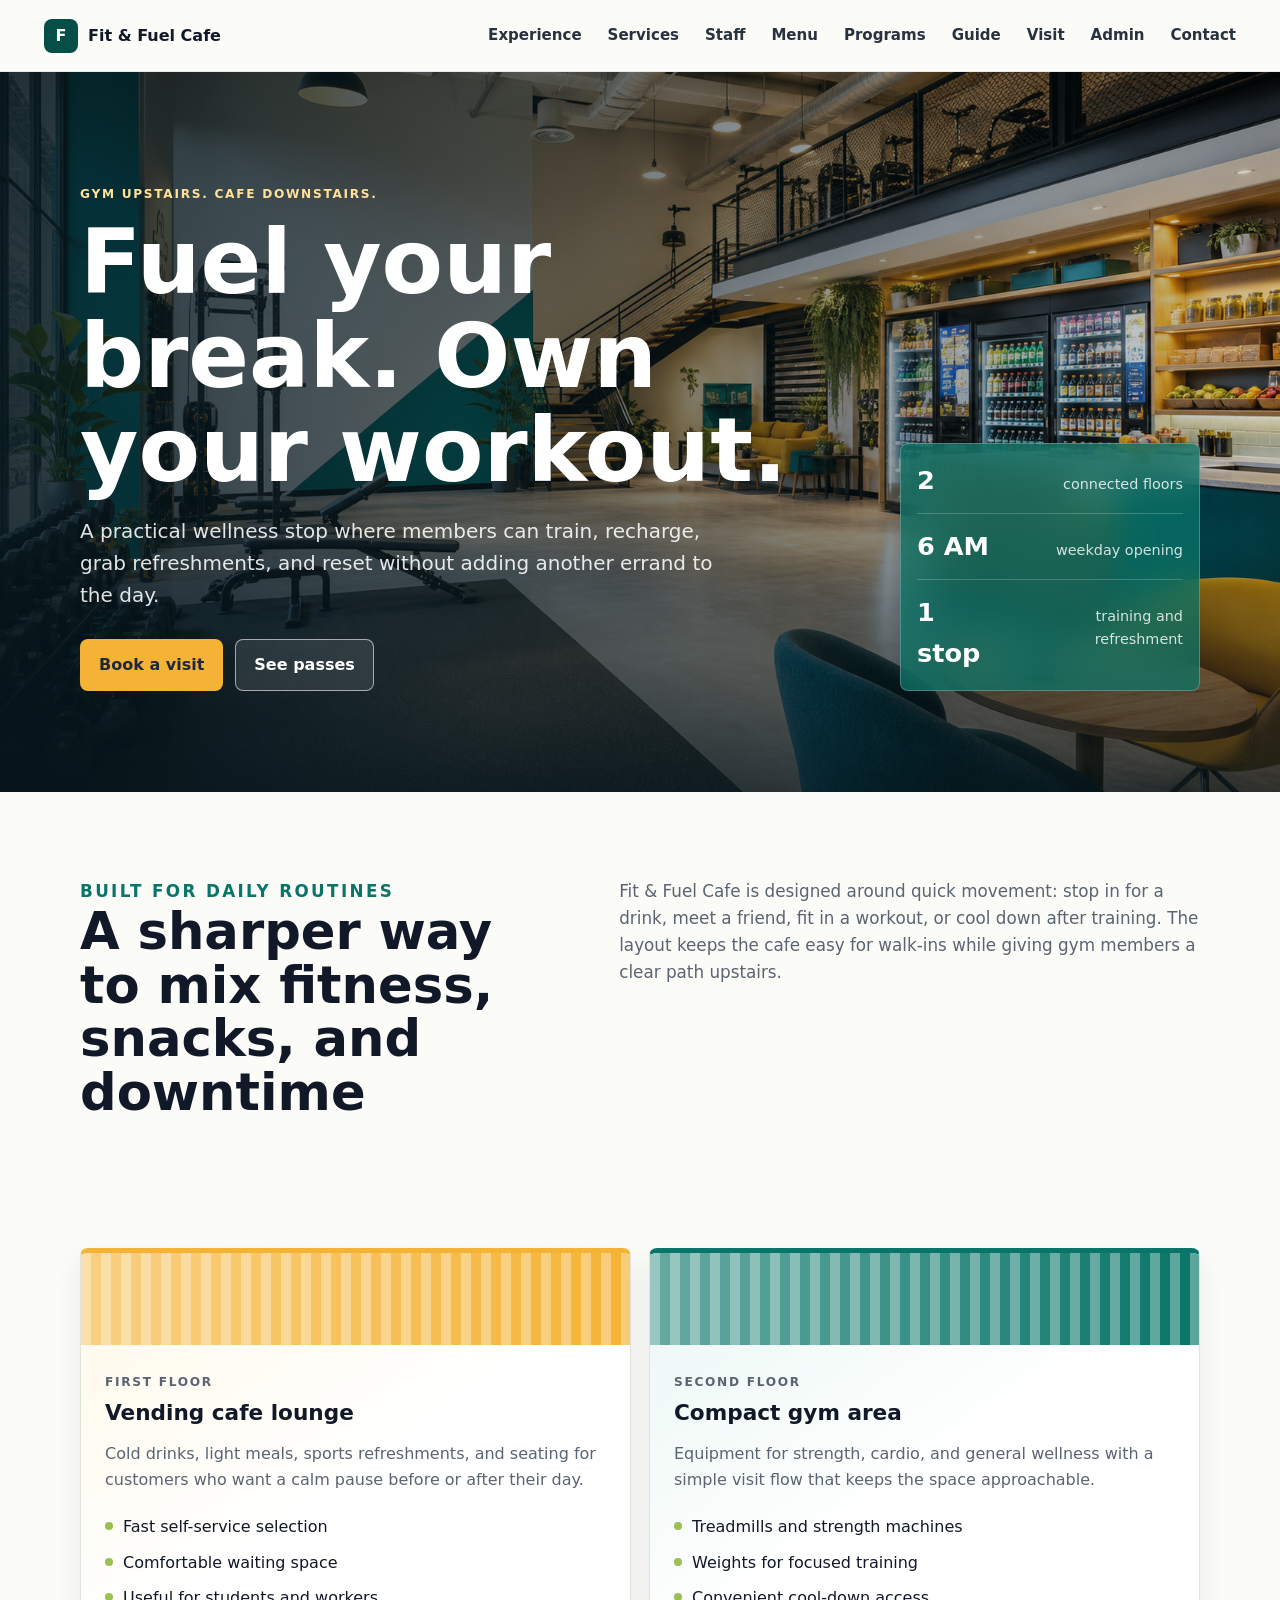
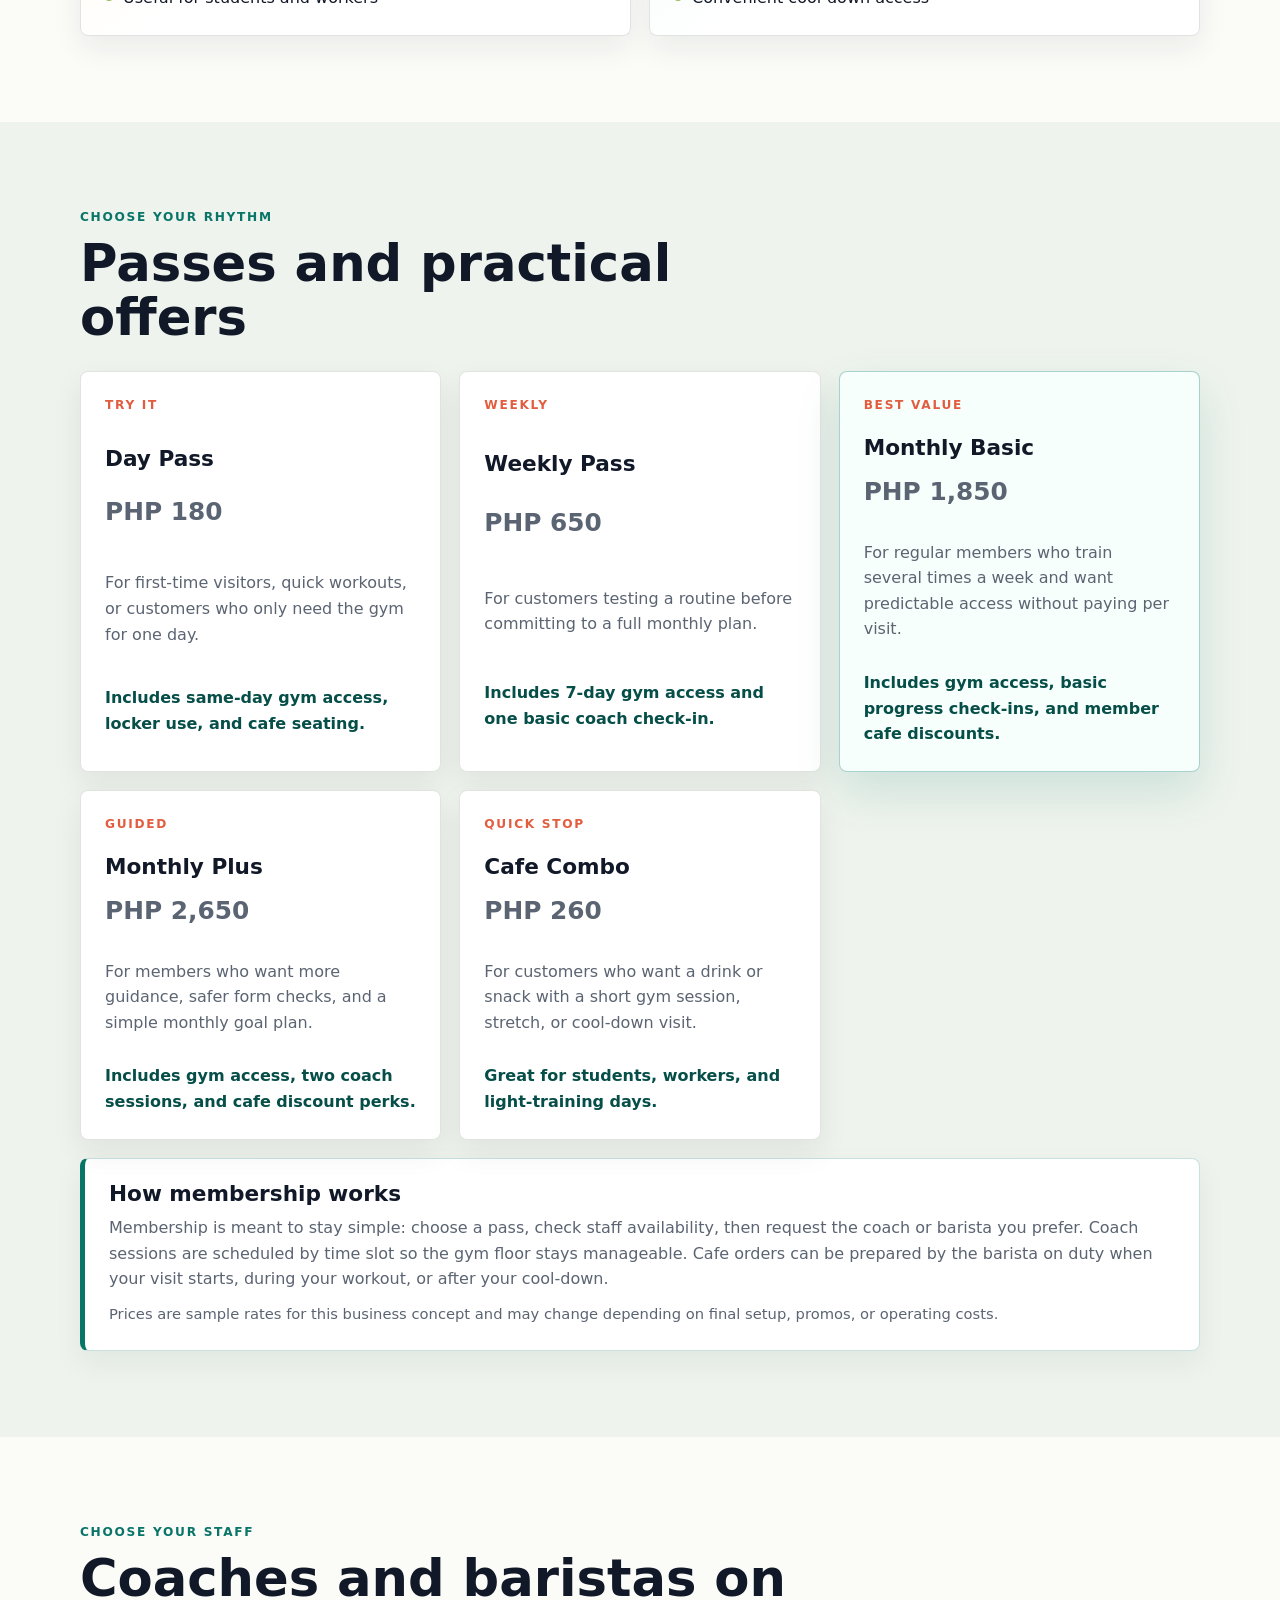
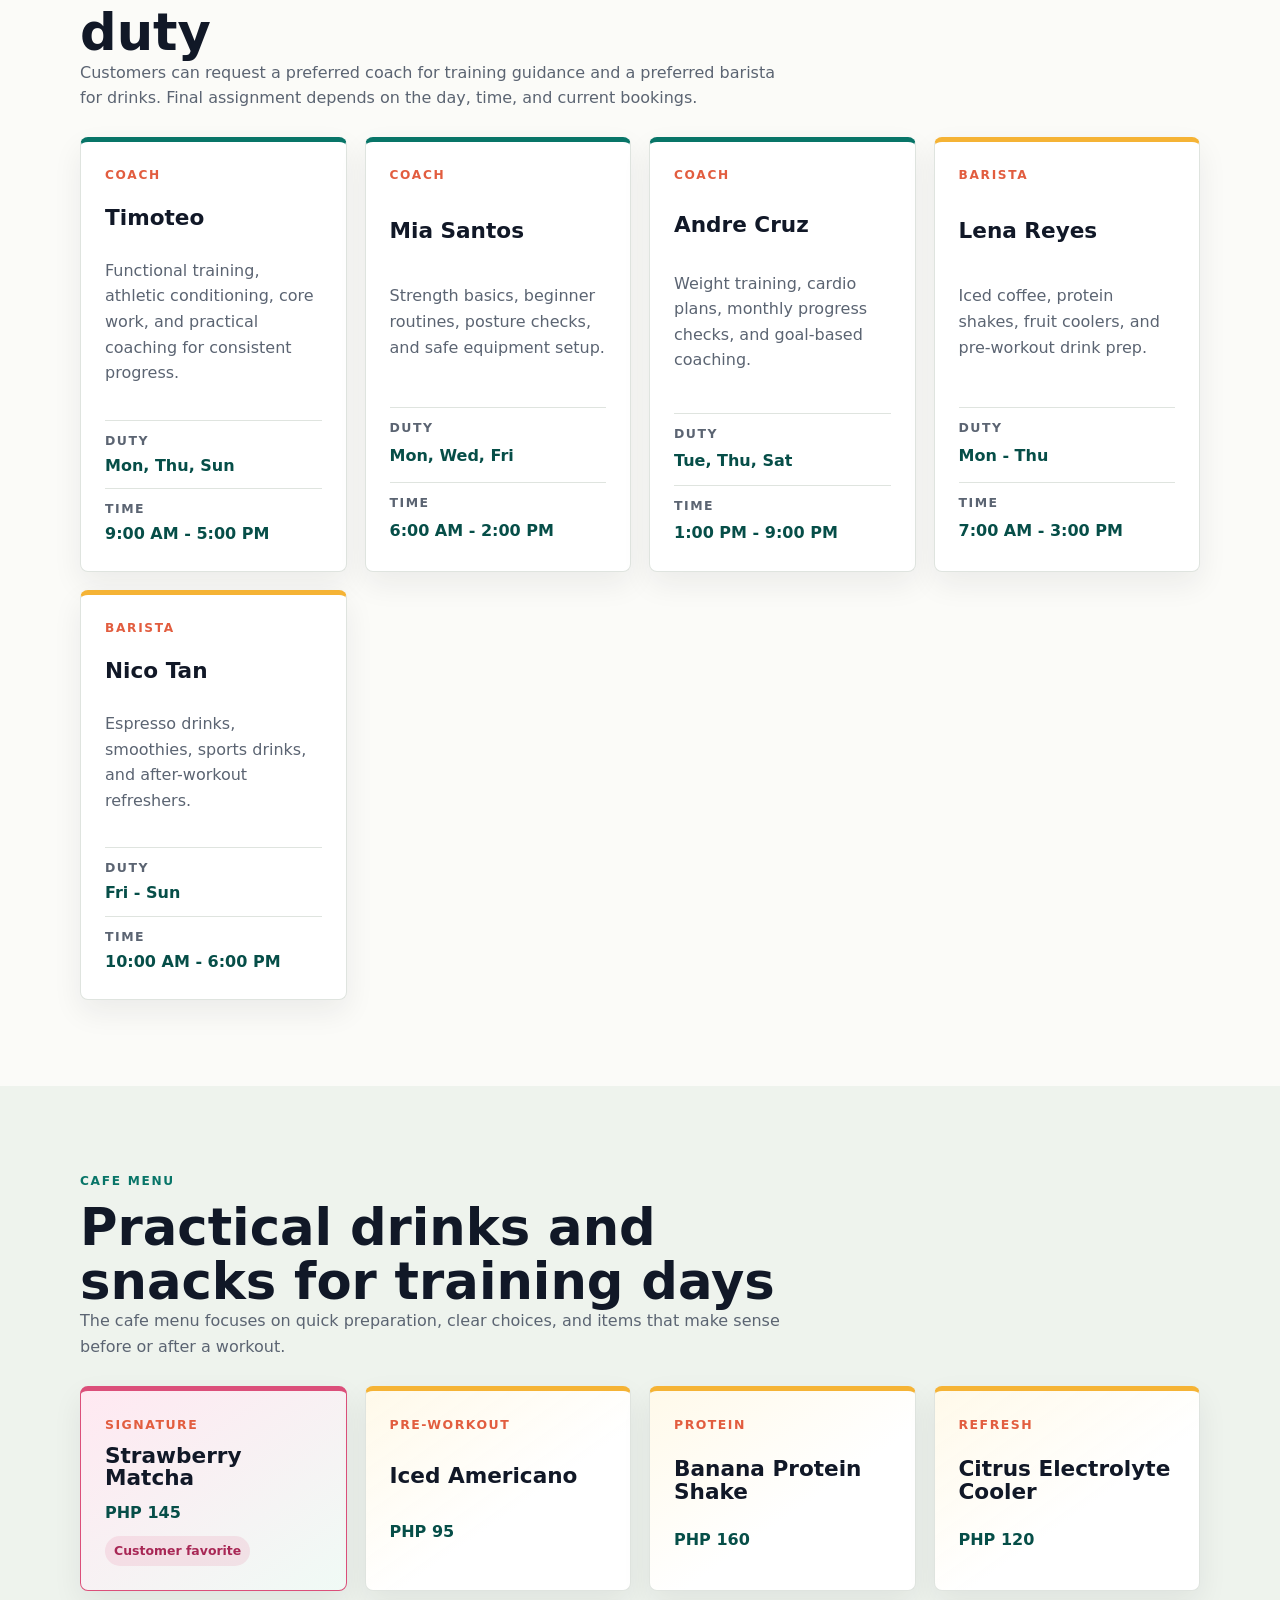
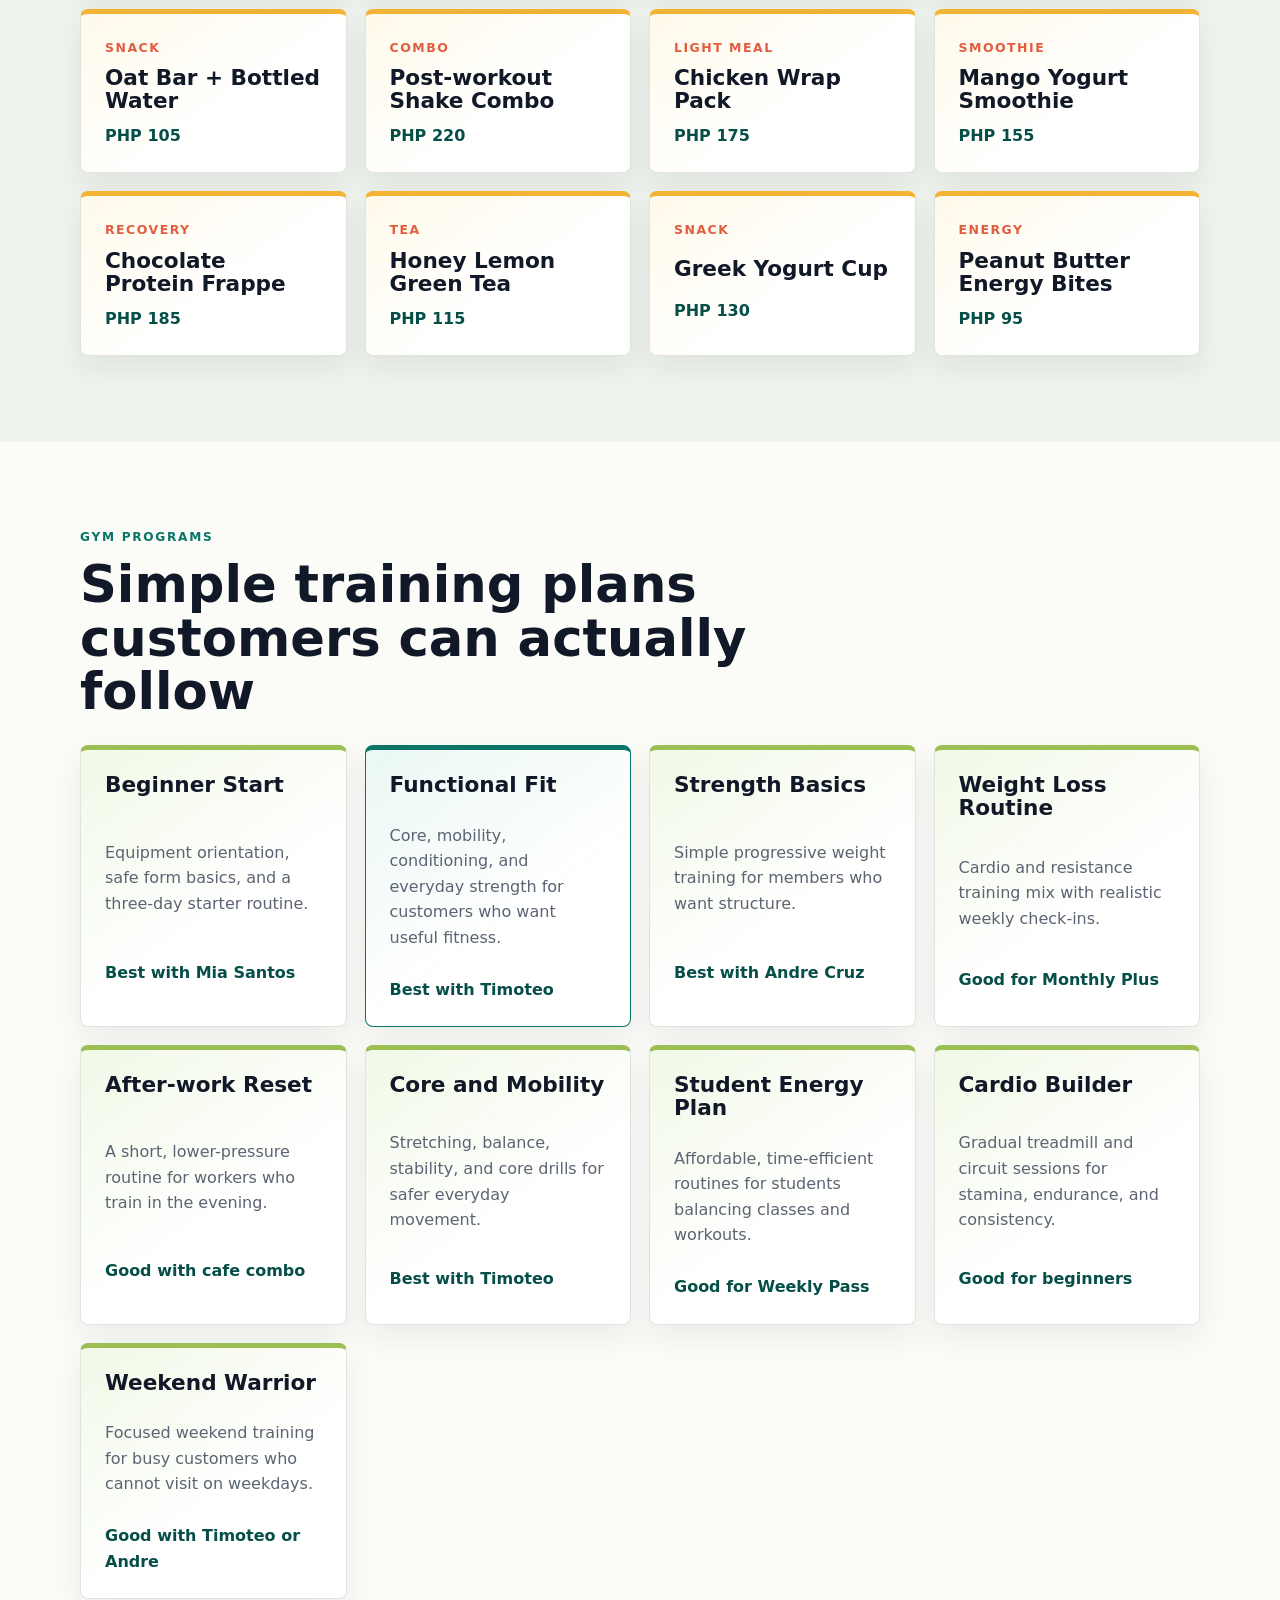
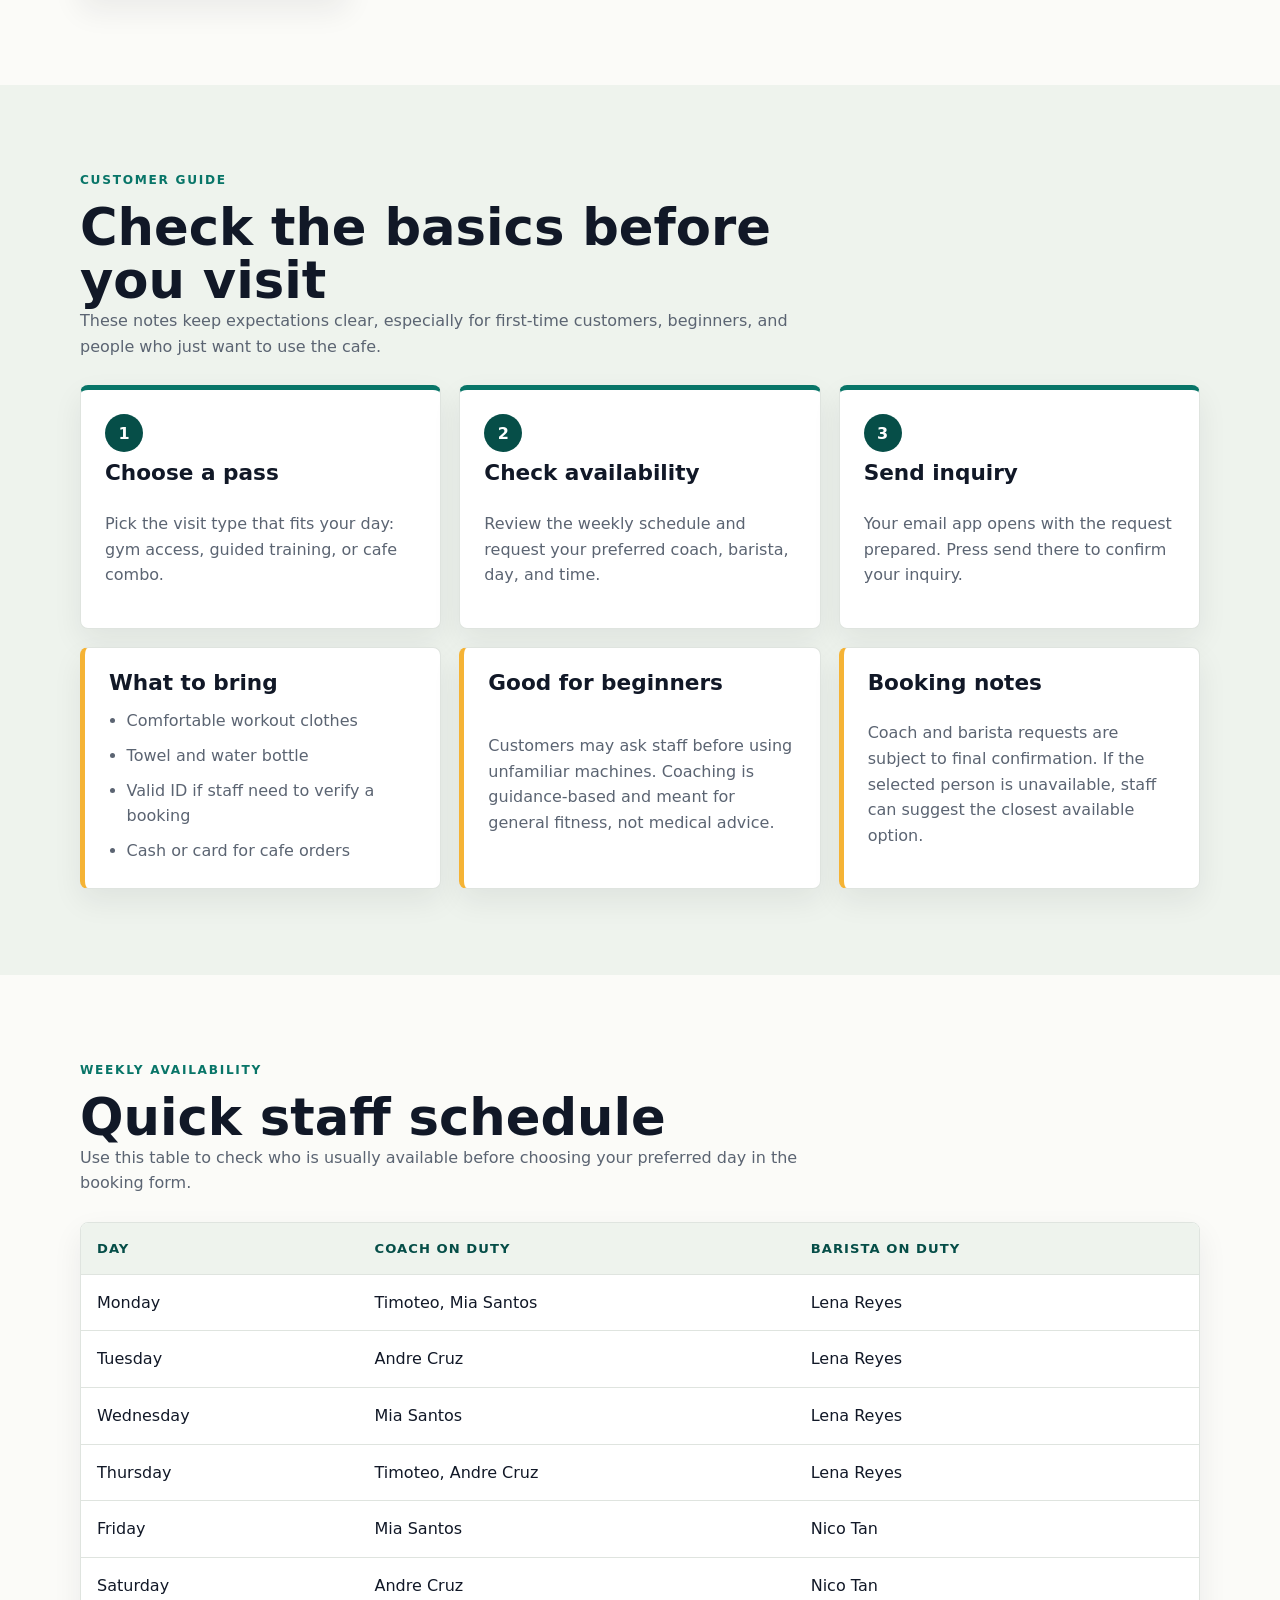
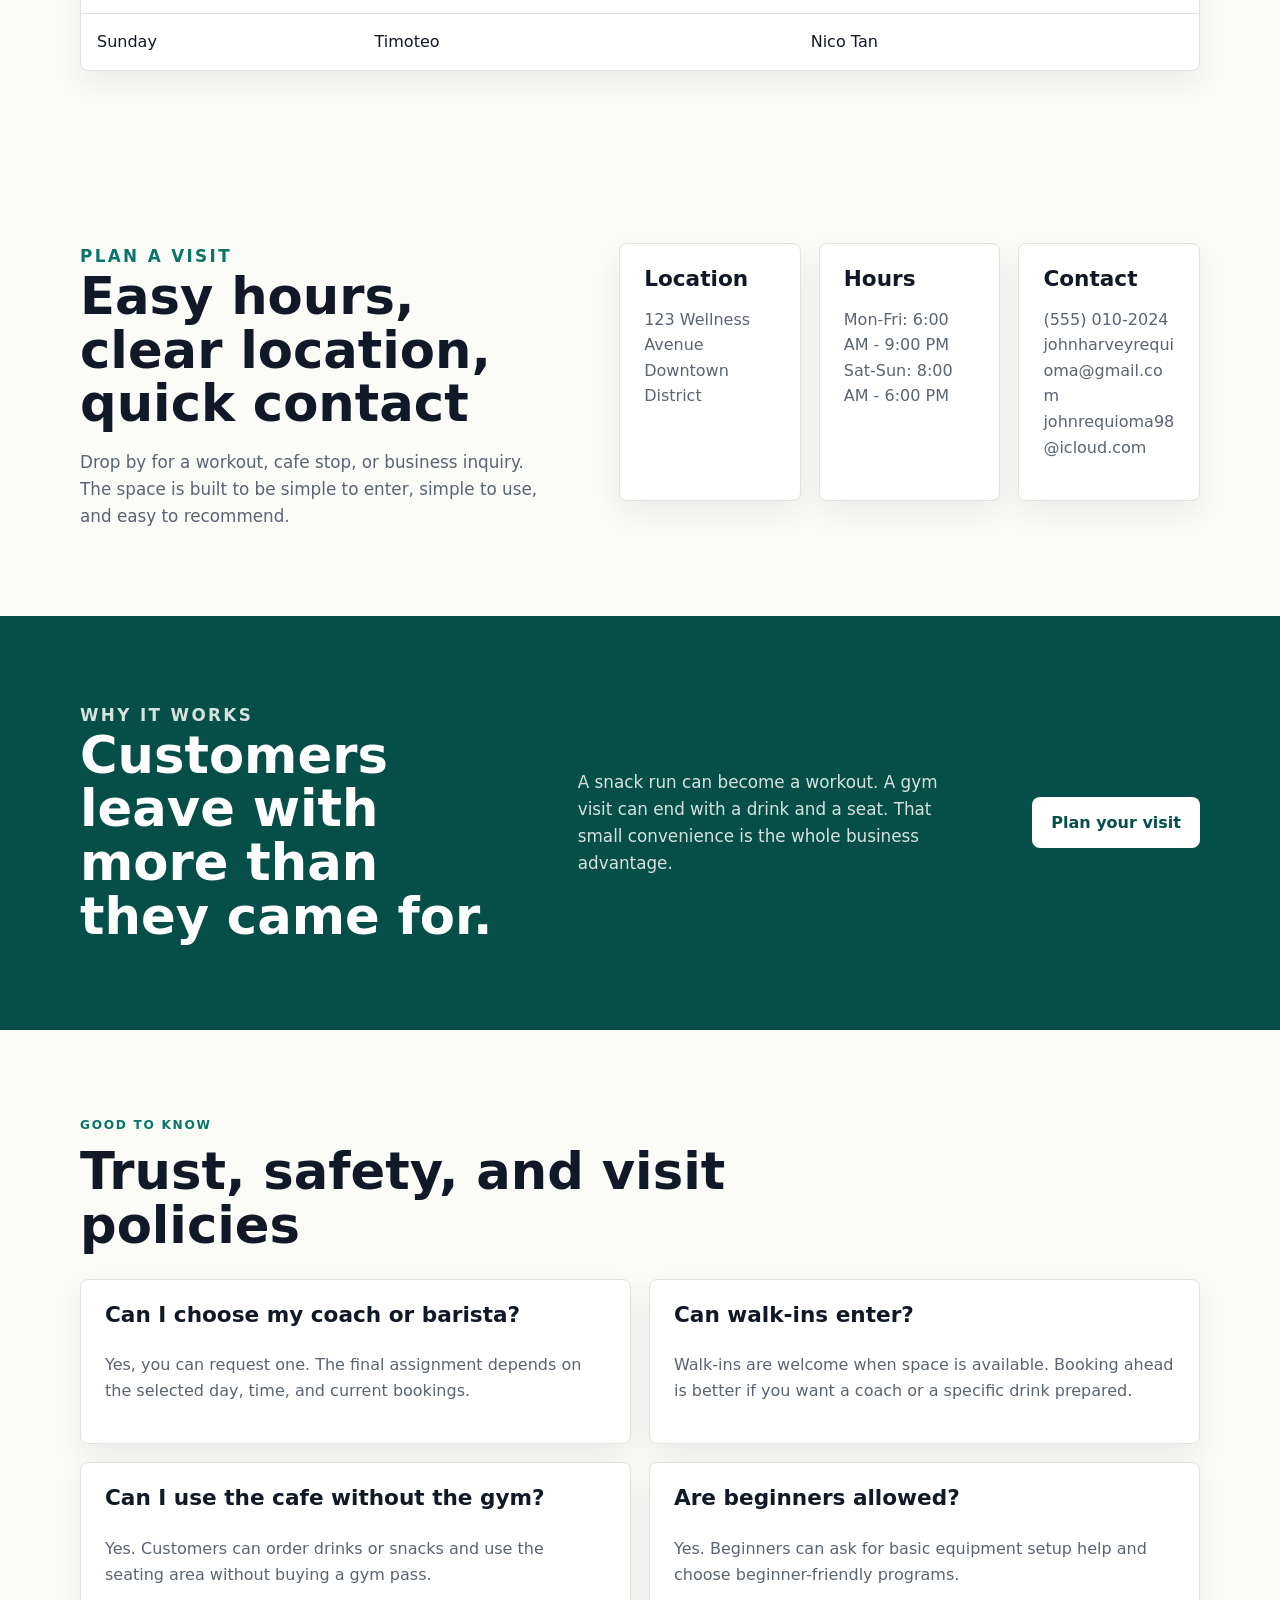
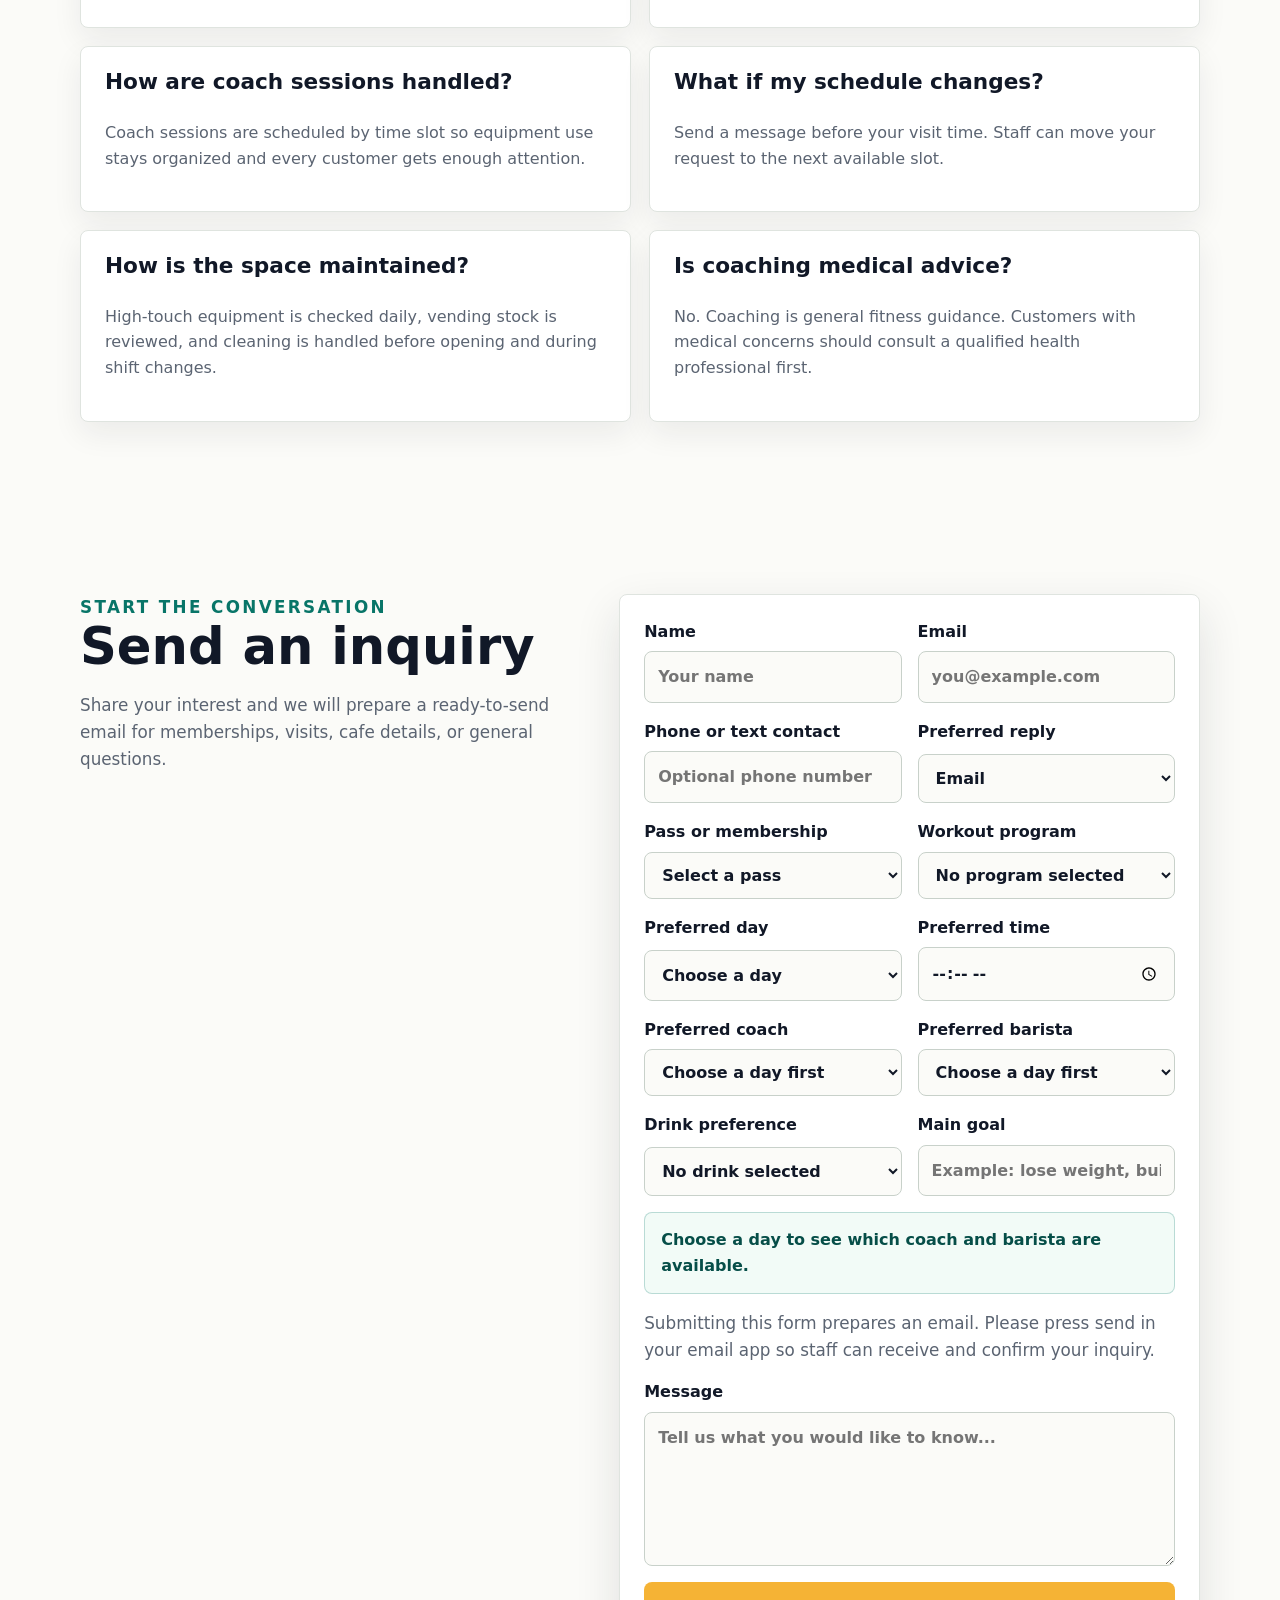
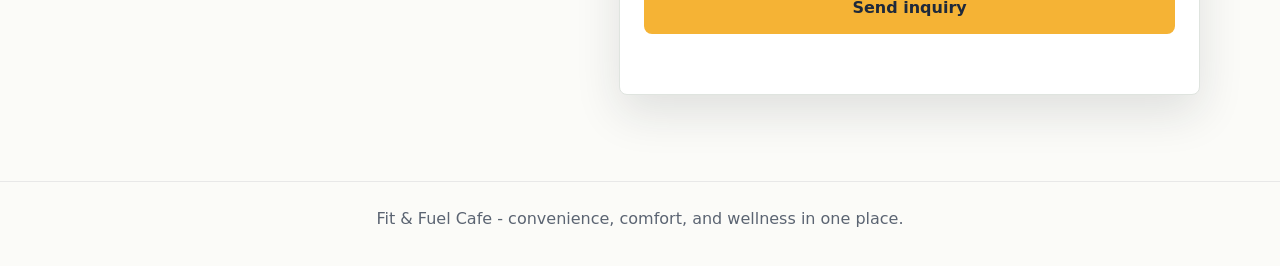
<file: index.html>
<!DOCTYPE html>
<html lang="en">
  <head>
    <meta charset="UTF-8" />
    <meta name="viewport" content="width=device-width, initial-scale=1.0" />
    <title>Fit &amp; Fuel Cafe | Gym and Vending Cafe</title>
    <meta
      name="description"
      content="Fit &amp; Fuel Cafe combines a modern gym, vending cafe, lounge seating, and easy visit options in one convenient wellness space."
    />
    <link rel="preload" as="image" href="assets/fit-fuel-hero.png" />
    <link rel="stylesheet" href="styles.css" />
  </head>
  <body>
    <header class="site-header">
      <a class="brand" href="index.html" aria-label="Fit and Fuel Cafe home">
        <span class="brand-mark">F</span>
        <span>Fit &amp; Fuel Cafe</span>
      </a>
      <nav class="top-nav" aria-label="Primary navigation">
        <a href="#experience">Experience</a>
        <a href="#services">Services</a>
        <a href="#staff">Staff</a>
        <a href="#menu">Menu</a>
        <a href="#programs">Programs</a>
        <a href="#guide">Guide</a>
        <a href="#visit">Visit</a>
        <a href="admin.html">Admin</a>
        <a href="contact.html">Contact</a>
      </nav>
    </header>

    <main>
      <section class="hero hero-home">
        <div class="hero-overlay"></div>
        <div class="container hero-grid">
          <div class="hero-copy">
            <p class="eyebrow">Gym upstairs. Cafe downstairs.</p>
            <h1>Fuel your break. Own your workout.</h1>
            <p class="intro">
              A practical wellness stop where members can train, recharge, grab refreshments, and reset without adding another errand to the day.
            </p>
            <div class="hero-actions">
              <a href="#inquiry" class="btn btn-primary">Book a visit</a>
              <a href="#services" class="btn btn-secondary">See passes</a>
            </div>
          </div>

          <div class="hero-panel" aria-label="Business highlights">
            <div>
              <span class="metric">2</span>
              <span class="metric-label">connected floors</span>
            </div>
            <div>
              <span class="metric">6 AM</span>
              <span class="metric-label">weekday opening</span>
            </div>
            <div>
              <span class="metric">1 stop</span>
              <span class="metric-label">training and refreshment</span>
            </div>
          </div>
        </div>
      </section>

      <section id="experience" class="section section-split">
        <div class="container split-grid">
          <div>
            <p class="eyebrow dark">Built for daily routines</p>
            <h2>A sharper way to mix fitness, snacks, and downtime</h2>
          </div>
          <p>
            Fit &amp; Fuel Cafe is designed around quick movement: stop in for a drink, meet a friend, fit in a workout, or cool down after training. The layout keeps the cafe easy for walk-ins while giving gym members a clear path upstairs.
          </p>
        </div>
      </section>

      <section class="section">
        <div class="container feature-grid">
          <article class="feature-card cafe-card">
            <p class="kicker">First floor</p>
            <h3>Vending cafe lounge</h3>
            <p>Cold drinks, light meals, sports refreshments, and seating for customers who want a calm pause before or after their day.</p>
            <ul>
              <li>Fast self-service selection</li>
              <li>Comfortable waiting space</li>
              <li>Useful for students and workers</li>
            </ul>
          </article>

          <article class="feature-card gym-card">
            <p class="kicker">Second floor</p>
            <h3>Compact gym area</h3>
            <p>Equipment for strength, cardio, and general wellness with a simple visit flow that keeps the space approachable.</p>
            <ul>
              <li>Treadmills and strength machines</li>
              <li>Weights for focused training</li>
              <li>Convenient cool-down access</li>
            </ul>
          </article>
        </div>
      </section>

      <section id="services" class="section section-muted">
        <div class="container">
          <div class="section-heading">
            <p class="eyebrow dark">Choose your rhythm</p>
            <h2>Passes and practical offers</h2>
          </div>
          <div class="service-grid">
            <article class="service-card">
              <span class="service-tag">Try it</span>
              <h3>Day Pass</h3>
              <p class="price">PHP 180</p>
              <p>For first-time visitors, quick workouts, or customers who only need the gym for one day.</p>
              <strong>Includes same-day gym access, locker use, and cafe seating.</strong>
            </article>
            <article class="service-card">
              <span class="service-tag">Weekly</span>
              <h3>Weekly Pass</h3>
              <p class="price">PHP 650</p>
              <p>For customers testing a routine before committing to a full monthly plan.</p>
              <strong>Includes 7-day gym access and one basic coach check-in.</strong>
            </article>
            <article class="service-card featured-service">
              <span class="service-tag">Best value</span>
              <h3>Monthly Basic</h3>
              <p class="price">PHP 1,850</p>
              <p>For regular members who train several times a week and want predictable access without paying per visit.</p>
              <strong>Includes gym access, basic progress check-ins, and member cafe discounts.</strong>
            </article>
            <article class="service-card">
              <span class="service-tag">Guided</span>
              <h3>Monthly Plus</h3>
              <p class="price">PHP 2,650</p>
              <p>For members who want more guidance, safer form checks, and a simple monthly goal plan.</p>
              <strong>Includes gym access, two coach sessions, and cafe discount perks.</strong>
            </article>
            <article class="service-card">
              <span class="service-tag">Quick stop</span>
              <h3>Cafe Combo</h3>
              <p class="price">PHP 260</p>
              <p>For customers who want a drink or snack with a short gym session, stretch, or cool-down visit.</p>
              <strong>Great for students, workers, and light-training days.</strong>
            </article>
          </div>
          <div class="membership-note">
            <h3>How membership works</h3>
            <p>
              Membership is meant to stay simple: choose a pass, check staff availability, then request the coach or barista you prefer. Coach sessions are scheduled by time slot so the gym floor stays manageable. Cafe orders can be prepared by the barista on duty when your visit starts, during your workout, or after your cool-down.
            </p>
            <p class="fine-print">Prices are sample rates for this business concept and may change depending on final setup, promos, or operating costs.</p>
          </div>
        </div>
      </section>

      <section id="staff" class="section">
        <div class="container">
          <div class="section-heading">
            <p class="eyebrow dark">Choose your staff</p>
            <h2>Coaches and baristas on duty</h2>
            <p class="section-lede">
              Customers can request a preferred coach for training guidance and a preferred barista for drinks. Final assignment depends on the day, time, and current bookings.
            </p>
          </div>
          <div class="staff-grid">
            <article class="staff-card coach-card">
              <span class="service-tag">Coach</span>
              <h3>Timoteo</h3>
              <p>Functional training, athletic conditioning, core work, and practical coaching for consistent progress.</p>
              <dl>
                <div>
                  <dt>Duty</dt>
                  <dd>Mon, Thu, Sun</dd>
                </div>
                <div>
                  <dt>Time</dt>
                  <dd>9:00 AM - 5:00 PM</dd>
                </div>
              </dl>
            </article>
            <article class="staff-card coach-card">
              <span class="service-tag">Coach</span>
              <h3>Mia Santos</h3>
              <p>Strength basics, beginner routines, posture checks, and safe equipment setup.</p>
              <dl>
                <div>
                  <dt>Duty</dt>
                  <dd>Mon, Wed, Fri</dd>
                </div>
                <div>
                  <dt>Time</dt>
                  <dd>6:00 AM - 2:00 PM</dd>
                </div>
              </dl>
            </article>
            <article class="staff-card coach-card">
              <span class="service-tag">Coach</span>
              <h3>Andre Cruz</h3>
              <p>Weight training, cardio plans, monthly progress checks, and goal-based coaching.</p>
              <dl>
                <div>
                  <dt>Duty</dt>
                  <dd>Tue, Thu, Sat</dd>
                </div>
                <div>
                  <dt>Time</dt>
                  <dd>1:00 PM - 9:00 PM</dd>
                </div>
              </dl>
            </article>
            <article class="staff-card barista-card">
              <span class="service-tag">Barista</span>
              <h3>Lena Reyes</h3>
              <p>Iced coffee, protein shakes, fruit coolers, and pre-workout drink prep.</p>
              <dl>
                <div>
                  <dt>Duty</dt>
                  <dd>Mon - Thu</dd>
                </div>
                <div>
                  <dt>Time</dt>
                  <dd>7:00 AM - 3:00 PM</dd>
                </div>
              </dl>
            </article>
            <article class="staff-card barista-card">
              <span class="service-tag">Barista</span>
              <h3>Nico Tan</h3>
              <p>Espresso drinks, smoothies, sports drinks, and after-workout refreshers.</p>
              <dl>
                <div>
                  <dt>Duty</dt>
                  <dd>Fri - Sun</dd>
                </div>
                <div>
                  <dt>Time</dt>
                  <dd>10:00 AM - 6:00 PM</dd>
                </div>
              </dl>
            </article>
          </div>
        </div>
      </section>

      <section id="menu" class="section section-muted">
        <div class="container">
          <div class="section-heading">
            <p class="eyebrow dark">Cafe menu</p>
            <h2>Practical drinks and snacks for training days</h2>
            <p class="section-lede">The cafe menu focuses on quick preparation, clear choices, and items that make sense before or after a workout.</p>
          </div>
          <div class="menu-grid">
            <article class="menu-card featured-menu">
              <span>Signature</span>
              <h3>Strawberry Matcha</h3>
              <p>PHP 145</p>
            </article>
            <article class="menu-card">
              <span>Pre-workout</span>
              <h3>Iced Americano</h3>
              <p>PHP 95</p>
            </article>
            <article class="menu-card">
              <span>Protein</span>
              <h3>Banana Protein Shake</h3>
              <p>PHP 160</p>
            </article>
            <article class="menu-card">
              <span>Refresh</span>
              <h3>Citrus Electrolyte Cooler</h3>
              <p>PHP 120</p>
            </article>
            <article class="menu-card">
              <span>Snack</span>
              <h3>Oat Bar + Bottled Water</h3>
              <p>PHP 105</p>
            </article>
            <article class="menu-card">
              <span>Combo</span>
              <h3>Post-workout Shake Combo</h3>
              <p>PHP 220</p>
            </article>
            <article class="menu-card">
              <span>Light meal</span>
              <h3>Chicken Wrap Pack</h3>
              <p>PHP 175</p>
            </article>
            <article class="menu-card">
              <span>Smoothie</span>
              <h3>Mango Yogurt Smoothie</h3>
              <p>PHP 155</p>
            </article>
            <article class="menu-card">
              <span>Recovery</span>
              <h3>Chocolate Protein Frappe</h3>
              <p>PHP 185</p>
            </article>
            <article class="menu-card">
              <span>Tea</span>
              <h3>Honey Lemon Green Tea</h3>
              <p>PHP 115</p>
            </article>
            <article class="menu-card">
              <span>Snack</span>
              <h3>Greek Yogurt Cup</h3>
              <p>PHP 130</p>
            </article>
            <article class="menu-card">
              <span>Energy</span>
              <h3>Peanut Butter Energy Bites</h3>
              <p>PHP 95</p>
            </article>
          </div>
        </div>
      </section>

      <section id="programs" class="section">
        <div class="container">
          <div class="section-heading">
            <p class="eyebrow dark">Gym programs</p>
            <h2>Simple training plans customers can actually follow</h2>
          </div>
          <div class="program-grid">
            <article class="program-card">
              <h3>Beginner Start</h3>
              <p>Equipment orientation, safe form basics, and a three-day starter routine.</p>
              <strong>Best with Mia Santos</strong>
            </article>
            <article class="program-card featured-program">
              <h3>Functional Fit</h3>
              <p>Core, mobility, conditioning, and everyday strength for customers who want useful fitness.</p>
              <strong>Best with Timoteo</strong>
            </article>
            <article class="program-card">
              <h3>Strength Basics</h3>
              <p>Simple progressive weight training for members who want structure.</p>
              <strong>Best with Andre Cruz</strong>
            </article>
            <article class="program-card">
              <h3>Weight Loss Routine</h3>
              <p>Cardio and resistance training mix with realistic weekly check-ins.</p>
              <strong>Good for Monthly Plus</strong>
            </article>
            <article class="program-card">
              <h3>After-work Reset</h3>
              <p>A short, lower-pressure routine for workers who train in the evening.</p>
              <strong>Good with cafe combo</strong>
            </article>
            <article class="program-card">
              <h3>Core and Mobility</h3>
              <p>Stretching, balance, stability, and core drills for safer everyday movement.</p>
              <strong>Best with Timoteo</strong>
            </article>
            <article class="program-card">
              <h3>Student Energy Plan</h3>
              <p>Affordable, time-efficient routines for students balancing classes and workouts.</p>
              <strong>Good for Weekly Pass</strong>
            </article>
            <article class="program-card">
              <h3>Cardio Builder</h3>
              <p>Gradual treadmill and circuit sessions for stamina, endurance, and consistency.</p>
              <strong>Good for beginners</strong>
            </article>
            <article class="program-card">
              <h3>Weekend Warrior</h3>
              <p>Focused weekend training for busy customers who cannot visit on weekdays.</p>
              <strong>Good with Timoteo or Andre</strong>
            </article>
          </div>
        </div>
      </section>

      <section id="guide" class="section section-muted">
        <div class="container">
          <div class="section-heading">
            <p class="eyebrow dark">Customer guide</p>
            <h2>Check the basics before you visit</h2>
            <p class="section-lede">These notes keep expectations clear, especially for first-time customers, beginners, and people who just want to use the cafe.</p>
          </div>
          <div class="journey-grid">
            <article class="journey-card">
              <span>1</span>
              <h3>Choose a pass</h3>
              <p>Pick the visit type that fits your day: gym access, guided training, or cafe combo.</p>
            </article>
            <article class="journey-card">
              <span>2</span>
              <h3>Check availability</h3>
              <p>Review the weekly schedule and request your preferred coach, barista, day, and time.</p>
            </article>
            <article class="journey-card">
              <span>3</span>
              <h3>Send inquiry</h3>
              <p>Your email app opens with the request prepared. Press send there to confirm your inquiry.</p>
            </article>
          </div>

          <div class="guide-grid">
            <article class="guide-card">
              <h3>What to bring</h3>
              <ul>
                <li>Comfortable workout clothes</li>
                <li>Towel and water bottle</li>
                <li>Valid ID if staff need to verify a booking</li>
                <li>Cash or card for cafe orders</li>
              </ul>
            </article>
            <article class="guide-card">
              <h3>Good for beginners</h3>
              <p>Customers may ask staff before using unfamiliar machines. Coaching is guidance-based and meant for general fitness, not medical advice.</p>
            </article>
            <article class="guide-card">
              <h3>Booking notes</h3>
              <p>Coach and barista requests are subject to final confirmation. If the selected person is unavailable, staff can suggest the closest available option.</p>
            </article>
          </div>
        </div>
      </section>

      <section id="availability" class="section">
        <div class="container">
          <div class="section-heading">
            <p class="eyebrow dark">Weekly availability</p>
            <h2>Quick staff schedule</h2>
            <p class="section-lede">Use this table to check who is usually available before choosing your preferred day in the booking form.</p>
          </div>
          <div class="availability-table-wrap">
            <table class="availability-table">
              <thead>
                <tr>
                  <th>Day</th>
                  <th>Coach on duty</th>
                  <th>Barista on duty</th>
                </tr>
              </thead>
              <tbody>
                <tr>
                  <td>Monday</td>
                  <td>Timoteo, Mia Santos</td>
                  <td>Lena Reyes</td>
                </tr>
                <tr>
                  <td>Tuesday</td>
                  <td>Andre Cruz</td>
                  <td>Lena Reyes</td>
                </tr>
                <tr>
                  <td>Wednesday</td>
                  <td>Mia Santos</td>
                  <td>Lena Reyes</td>
                </tr>
                <tr>
                  <td>Thursday</td>
                  <td>Timoteo, Andre Cruz</td>
                  <td>Lena Reyes</td>
                </tr>
                <tr>
                  <td>Friday</td>
                  <td>Mia Santos</td>
                  <td>Nico Tan</td>
                </tr>
                <tr>
                  <td>Saturday</td>
                  <td>Andre Cruz</td>
                  <td>Nico Tan</td>
                </tr>
                <tr>
                  <td>Sunday</td>
                  <td>Timoteo</td>
                  <td>Nico Tan</td>
                </tr>
              </tbody>
            </table>
          </div>
        </div>
      </section>

      <section id="visit" class="section">
        <div class="container visit-grid">
          <div class="visit-copy">
            <p class="eyebrow dark">Plan a visit</p>
            <h2>Easy hours, clear location, quick contact</h2>
            <p>Drop by for a workout, cafe stop, or business inquiry. The space is built to be simple to enter, simple to use, and easy to recommend.</p>
          </div>
          <div class="info-grid">
            <article class="info-card">
              <h3>Location</h3>
              <p>123 Wellness Avenue<br />Downtown District</p>
            </article>
            <article class="info-card">
              <h3>Hours</h3>
              <p>Mon-Fri: 6:00 AM - 9:00 PM<br />Sat-Sun: 8:00 AM - 6:00 PM</p>
            </article>
            <article class="info-card">
              <h3>Contact</h3>
              <p>(555) 010-2024<br />johnharveyrequioma@gmail.com<br />johnrequioma98@icloud.com</p>
            </article>
          </div>
        </div>
      </section>

      <section class="section callout-band">
        <div class="container callout-content">
          <div>
            <p class="eyebrow">Why it works</p>
            <h2>Customers leave with more than they came for.</h2>
          </div>
          <p>
            A snack run can become a workout. A gym visit can end with a drink and a seat. That small convenience is the whole business advantage.
          </p>
          <a href="contact.html" class="btn btn-light">Plan your visit</a>
        </div>
      </section>

      <section id="faq" class="section">
        <div class="container">
          <div class="section-heading">
            <p class="eyebrow dark">Good to know</p>
            <h2>Trust, safety, and visit policies</h2>
          </div>
          <div class="faq-grid">
            <article class="faq-item">
              <h3>Can I choose my coach or barista?</h3>
              <p>Yes, you can request one. The final assignment depends on the selected day, time, and current bookings.</p>
            </article>
            <article class="faq-item">
              <h3>Can walk-ins enter?</h3>
              <p>Walk-ins are welcome when space is available. Booking ahead is better if you want a coach or a specific drink prepared.</p>
            </article>
            <article class="faq-item">
              <h3>Can I use the cafe without the gym?</h3>
              <p>Yes. Customers can order drinks or snacks and use the seating area without buying a gym pass.</p>
            </article>
            <article class="faq-item">
              <h3>Are beginners allowed?</h3>
              <p>Yes. Beginners can ask for basic equipment setup help and choose beginner-friendly programs.</p>
            </article>
            <article class="faq-item">
              <h3>How are coach sessions handled?</h3>
              <p>Coach sessions are scheduled by time slot so equipment use stays organized and every customer gets enough attention.</p>
            </article>
            <article class="faq-item">
              <h3>What if my schedule changes?</h3>
              <p>Send a message before your visit time. Staff can move your request to the next available slot.</p>
            </article>
            <article class="faq-item">
              <h3>How is the space maintained?</h3>
              <p>High-touch equipment is checked daily, vending stock is reviewed, and cleaning is handled before opening and during shift changes.</p>
            </article>
            <article class="faq-item">
              <h3>Is coaching medical advice?</h3>
              <p>No. Coaching is general fitness guidance. Customers with medical concerns should consult a qualified health professional first.</p>
            </article>
          </div>
        </div>
      </section>

      <section id="inquiry" class="section">
        <div class="container form-shell">
          <div>
            <p class="eyebrow dark">Start the conversation</p>
            <h2>Send an inquiry</h2>
            <p>Share your interest and we will prepare a ready-to-send email for memberships, visits, cafe details, or general questions.</p>
          </div>
          <form id="inquiryForm" class="inquiry-form">
            <div class="field-row">
              <label>
                Name
                <input type="text" name="name" placeholder="Your name" required />
              </label>
              <label>
                Email
                <input type="email" name="email" placeholder="you@example.com" required />
              </label>
            </div>
            <div class="field-row">
              <label>
                Phone or text contact
                <input type="tel" name="phone" id="phoneInput" placeholder="Optional phone number" />
              </label>
              <label>
                Preferred reply
                <select name="replyPreference" id="replyPreferenceSelect">
                  <option value="Email">Email</option>
                  <option value="Phone call">Phone call</option>
                  <option value="Text message">Text message</option>
                </select>
              </label>
            </div>
            <div class="field-row">
              <label>
                Pass or membership
                <select name="pass" id="passSelect" required>
                  <option value="">Select a pass</option>
                  <option value="Day Pass - PHP 180">Day Pass - PHP 180</option>
                  <option value="Weekly Pass - PHP 650">Weekly Pass - PHP 650</option>
                  <option value="Monthly Basic - PHP 1,850">Monthly Basic - PHP 1,850</option>
                  <option value="Monthly Plus - PHP 2,650">Monthly Plus - PHP 2,650</option>
                  <option value="Cafe Combo - PHP 260">Cafe Combo - PHP 260</option>
                </select>
              </label>
              <label>
                Workout program
                <select name="program" id="programSelect">
                  <option value="No program selected">No program selected</option>
                  <option value="Beginner Start">Beginner Start</option>
                  <option value="Functional Fit">Functional Fit</option>
                  <option value="Strength Basics">Strength Basics</option>
                  <option value="Weight Loss Routine">Weight Loss Routine</option>
                  <option value="After-work Reset">After-work Reset</option>
                  <option value="Core and Mobility">Core and Mobility</option>
                  <option value="Student Energy Plan">Student Energy Plan</option>
                  <option value="Cardio Builder">Cardio Builder</option>
                  <option value="Weekend Warrior">Weekend Warrior</option>
                </select>
              </label>
            </div>
            <div class="field-row">
              <label>
                Preferred day
                <select name="visitDay" id="visitDaySelect">
                  <option value="">Choose a day</option>
                  <option value="Monday">Monday</option>
                  <option value="Tuesday">Tuesday</option>
                  <option value="Wednesday">Wednesday</option>
                  <option value="Thursday">Thursday</option>
                  <option value="Friday">Friday</option>
                  <option value="Saturday">Saturday</option>
                  <option value="Sunday">Sunday</option>
                </select>
              </label>
              <label>
                Preferred time
                <input type="time" name="visitTime" id="visitTimeInput" />
              </label>
            </div>
            <div class="field-row">
              <label>
                Preferred coach
                <select name="coach" id="coachSelect">
                  <option value="No coach preference">Choose a day first</option>
                </select>
              </label>
              <label>
                Preferred barista
                <select name="barista" id="baristaSelect">
                  <option value="No barista preference">Choose a day first</option>
                </select>
              </label>
            </div>
            <div class="field-row">
              <label>
                Drink preference
                <select name="drink" id="drinkSelect">
                  <option value="No drink selected">No drink selected</option>
                  <option value="Strawberry Matcha - PHP 145">Strawberry Matcha - PHP 145</option>
                  <option value="Iced Americano - PHP 95">Iced Americano - PHP 95</option>
                  <option value="Banana Protein Shake - PHP 160">Banana Protein Shake - PHP 160</option>
                  <option value="Citrus Electrolyte Cooler - PHP 120">Citrus Electrolyte Cooler - PHP 120</option>
                  <option value="Oat Bar + Bottled Water - PHP 105">Oat Bar + Bottled Water - PHP 105</option>
                  <option value="Post-workout Shake Combo - PHP 220">Post-workout Shake Combo - PHP 220</option>
                  <option value="Chicken Wrap Pack - PHP 175">Chicken Wrap Pack - PHP 175</option>
                  <option value="Mango Yogurt Smoothie - PHP 155">Mango Yogurt Smoothie - PHP 155</option>
                  <option value="Chocolate Protein Frappe - PHP 185">Chocolate Protein Frappe - PHP 185</option>
                  <option value="Honey Lemon Green Tea - PHP 115">Honey Lemon Green Tea - PHP 115</option>
                  <option value="Greek Yogurt Cup - PHP 130">Greek Yogurt Cup - PHP 130</option>
                  <option value="Peanut Butter Energy Bites - PHP 95">Peanut Butter Energy Bites - PHP 95</option>
                </select>
              </label>
              <label>
                Main goal
                <input type="text" name="goal" id="goalInput" placeholder="Example: lose weight, build strength, quick reset" />
              </label>
            </div>
            <div class="booking-summary" id="bookingSummary" aria-live="polite">
              Choose a day to see which coach and barista are available.
            </div>
            <p class="form-note">Submitting this form prepares an email. Please press send in your email app so staff can receive and confirm your inquiry.</p>
            <label>
              Message
              <textarea name="message" rows="5" placeholder="Tell us what you would like to know..." required></textarea>
            </label>
            <button type="submit" class="btn btn-primary">Send inquiry</button>
            <p id="formMessage" class="form-message" role="status"></p>
          </form>
        </div>
      </section>
    </main>

    <footer class="footer">
      <p>Fit &amp; Fuel Cafe - convenience, comfort, and wellness in one place.</p>
    </footer>

    <script>
      const staffSchedule = {
        Monday: {
          coaches: ['Timoteo - 9:00 AM - 5:00 PM', 'Mia Santos - 6:00 AM - 2:00 PM'],
          baristas: ['Lena Reyes - 7:00 AM - 3:00 PM']
        },
        Tuesday: {
          coaches: ['Andre Cruz - 1:00 PM - 9:00 PM'],
          baristas: ['Lena Reyes - 7:00 AM - 3:00 PM']
        },
        Wednesday: {
          coaches: ['Mia Santos - 6:00 AM - 2:00 PM'],
          baristas: ['Lena Reyes - 7:00 AM - 3:00 PM']
        },
        Thursday: {
          coaches: ['Timoteo - 9:00 AM - 5:00 PM', 'Andre Cruz - 1:00 PM - 9:00 PM'],
          baristas: ['Lena Reyes - 7:00 AM - 3:00 PM']
        },
        Friday: {
          coaches: ['Mia Santos - 6:00 AM - 2:00 PM'],
          baristas: ['Nico Tan - 10:00 AM - 6:00 PM']
        },
        Saturday: {
          coaches: ['Andre Cruz - 1:00 PM - 9:00 PM'],
          baristas: ['Nico Tan - 10:00 AM - 6:00 PM']
        },
        Sunday: {
          coaches: ['Timoteo - 9:00 AM - 5:00 PM'],
          baristas: ['Nico Tan - 10:00 AM - 6:00 PM']
        }
      };

      const form = document.getElementById('inquiryForm');
      const formMessage = document.getElementById('formMessage');
      const visitDaySelect = document.getElementById('visitDaySelect');
      const visitTimeInput = document.getElementById('visitTimeInput');
      const coachSelect = document.getElementById('coachSelect');
      const baristaSelect = document.getElementById('baristaSelect');
      const bookingSummary = document.getElementById('bookingSummary');
      const summaryFields = ['passSelect', 'programSelect', 'drinkSelect', 'goalInput', 'replyPreferenceSelect'];

      function fillOptions(select, values, fallback) {
        select.innerHTML = '';
        const noPreference = document.createElement('option');
        noPreference.value = fallback;
        noPreference.textContent = fallback;
        select.appendChild(noPreference);

        values.forEach(function (value) {
          const option = document.createElement('option');
          option.value = value;
          option.textContent = value;
          select.appendChild(option);
        });
      }

      function updateStaffOptions() {
        const day = visitDaySelect.value;
        const schedule = staffSchedule[day];

        if (!schedule) {
          fillOptions(coachSelect, [], 'Choose a day first');
          fillOptions(baristaSelect, [], 'Choose a day first');
          bookingSummary.textContent = 'Choose a day to see which coach and barista are available.';
          return;
        }

        fillOptions(coachSelect, schedule.coaches, schedule.coaches.length ? 'No coach preference' : 'No coach on duty');
        fillOptions(baristaSelect, schedule.baristas, schedule.baristas.length ? 'No barista preference' : 'No barista on duty');
        updateBookingSummary();
      }

      function updateBookingSummary() {
        const data = new FormData(form);
        const pass = data.get('pass') || 'No pass selected';
        const day = data.get('visitDay') || 'No day selected';
        const time = data.get('visitTime') || 'flexible time';
        const coach = data.get('coach') || 'No coach preference';
        const barista = data.get('barista') || 'No barista preference';
        const drink = data.get('drink') || 'No drink selected';

        bookingSummary.textContent = `Booking summary: ${pass}. Visit: ${day}, ${time}. Coach: ${coach}. Barista: ${barista}. Drink: ${drink}.`;
      }

      function saveRequest(request) {
        const existing = JSON.parse(localStorage.getItem('fitFuelRequests') || '[]');
        existing.unshift(request);
        localStorage.setItem('fitFuelRequests', JSON.stringify(existing.slice(0, 25)));
      }

      visitDaySelect.addEventListener('change', updateStaffOptions);
      visitTimeInput.addEventListener('input', updateBookingSummary);
      coachSelect.addEventListener('change', updateBookingSummary);
      baristaSelect.addEventListener('change', updateBookingSummary);
      summaryFields.forEach(function (id) {
        document.getElementById(id).addEventListener('input', updateBookingSummary);
      });

      form.addEventListener('submit', function (event) {
        event.preventDefault();

        const data = new FormData(form);
        const request = {
          createdAt: new Date().toLocaleString(),
          name: data.get('name')?.toString().trim() || 'a visitor',
          email: data.get('email')?.toString().trim() || 'no email provided',
          phone: data.get('phone')?.toString().trim() || 'No phone provided',
          replyPreference: data.get('replyPreference')?.toString().trim() || 'Email',
          pass: data.get('pass')?.toString().trim() || 'No pass selected',
          program: data.get('program')?.toString().trim() || 'No program selected',
          coach: data.get('coach')?.toString().trim() || 'No coach preference',
          barista: data.get('barista')?.toString().trim() || 'No barista preference',
          visitDay: data.get('visitDay')?.toString().trim() || 'Flexible day',
          visitTime: data.get('visitTime')?.toString().trim() || 'Flexible time',
          drink: data.get('drink')?.toString().trim() || 'No drink selected',
          goal: data.get('goal')?.toString().trim() || 'No goal provided',
          message: data.get('message')?.toString().trim() || 'No additional details provided.'
        };

        saveRequest(request);

        const subject = encodeURIComponent(`Booking request from ${request.name} - ${request.pass}`);
        const body = encodeURIComponent(
          `Name: ${request.name}\nEmail: ${request.email}\nPhone: ${request.phone}\nPreferred reply: ${request.replyPreference}\nPass: ${request.pass}\nProgram: ${request.program}\nPreferred coach: ${request.coach}\nPreferred barista: ${request.barista}\nPreferred visit: ${request.visitDay}, ${request.visitTime}\nDrink: ${request.drink}\nGoal: ${request.goal}\n\nMessage:\n${request.message}`
        );

        window.location.href = `mailto:johnharveyrequioma@gmail.com,johnrequioma98@icloud.com?subject=${subject}&body=${body}`;
        formMessage.textContent = 'Saved locally for the admin page. Your email app should open with the booking request ready; please press send there to submit it.';
        form.reset();
        updateStaffOptions();
      });

      updateStaffOptions();
    </script>
  </body>
</html>
</file>
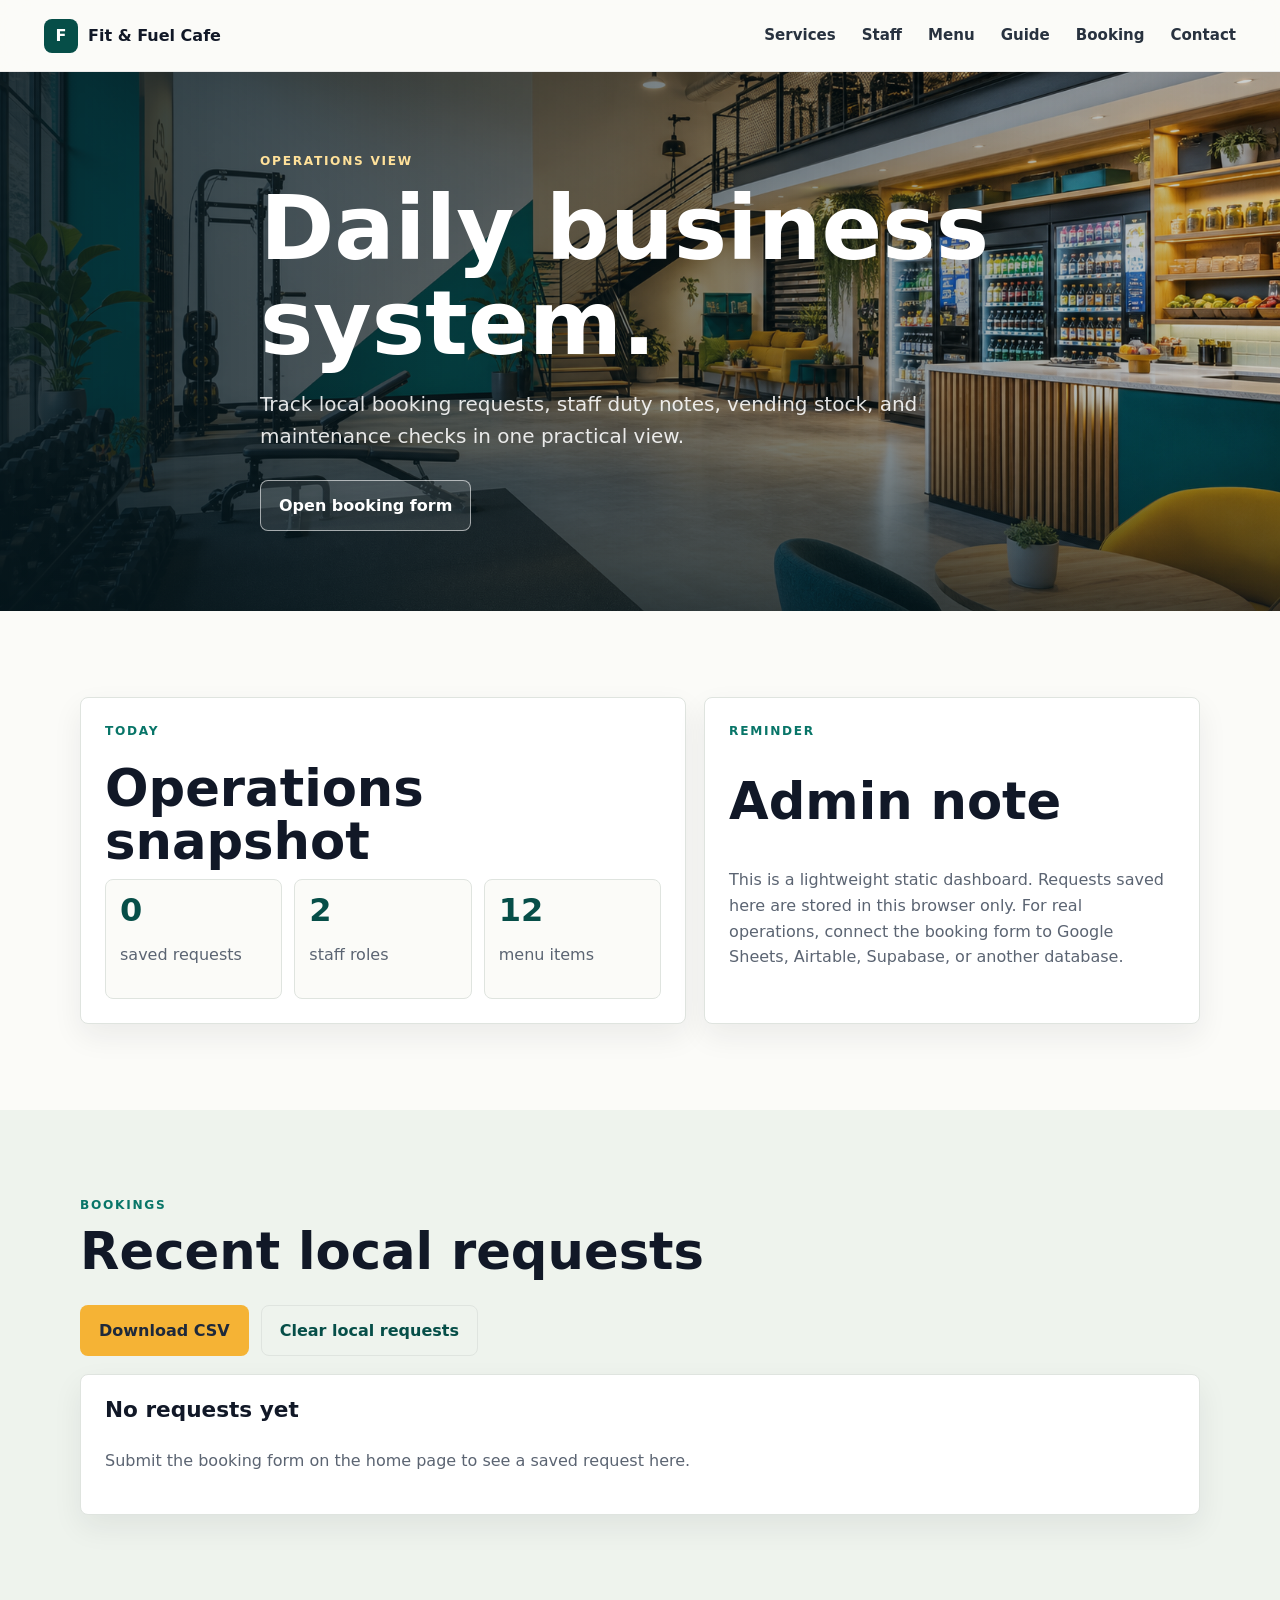
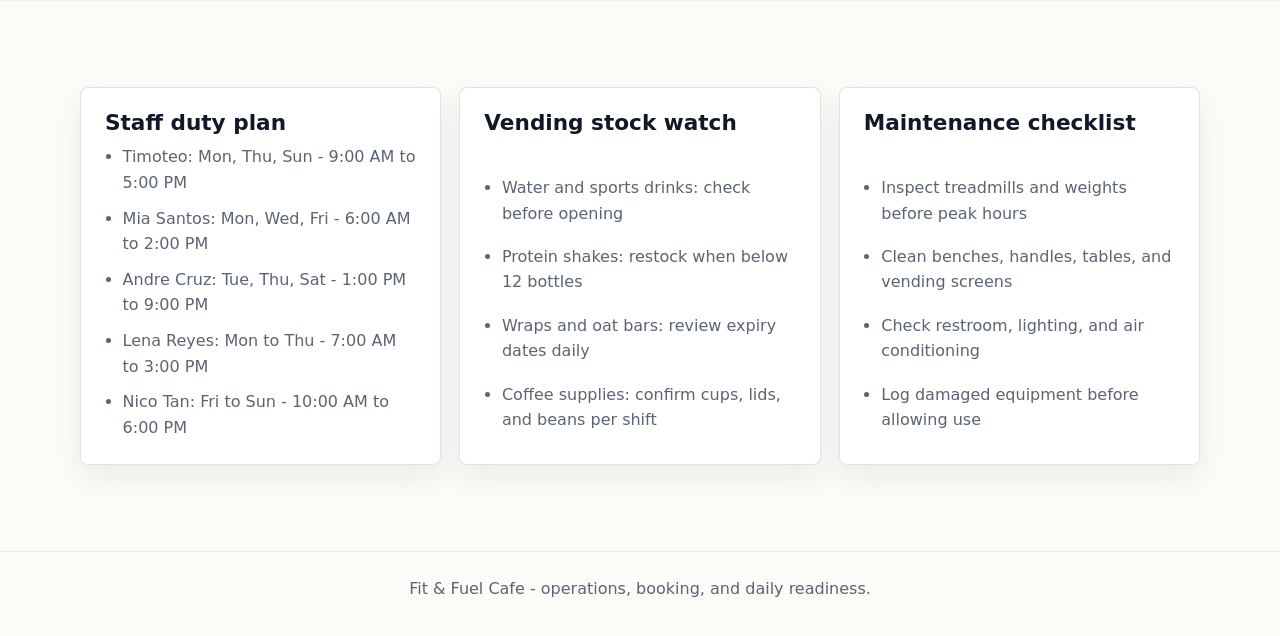
<file: admin.html>
<!DOCTYPE html>
<html lang="en">
  <head>
    <meta charset="UTF-8" />
    <meta name="viewport" content="width=device-width, initial-scale=1.0" />
    <title>Fit &amp; Fuel Cafe Admin System</title>
    <meta name="description" content="A lightweight static admin dashboard for Fit &amp; Fuel Cafe operations." />
    <link rel="stylesheet" href="styles.css" />
  </head>
  <body>
    <header class="site-header">
      <a class="brand" href="index.html" aria-label="Fit and Fuel Cafe home">
        <span class="brand-mark">F</span>
        <span>Fit &amp; Fuel Cafe</span>
      </a>
      <nav class="top-nav" aria-label="Primary navigation">
        <a href="index.html#services">Services</a>
        <a href="index.html#staff">Staff</a>
        <a href="index.html#menu">Menu</a>
        <a href="index.html#guide">Guide</a>
        <a href="index.html#inquiry">Booking</a>
        <a href="contact.html">Contact</a>
      </nav>
    </header>

    <main>
      <section class="hero hero-contact">
        <div class="hero-overlay"></div>
        <div class="container hero-copy narrow">
          <p class="eyebrow">Operations view</p>
          <h1>Daily business system.</h1>
          <p class="intro">Track local booking requests, staff duty notes, vending stock, and maintenance checks in one practical view.</p>
          <div class="hero-actions">
            <a href="index.html#inquiry" class="btn btn-secondary">Open booking form</a>
          </div>
        </div>
      </section>

      <section class="section">
        <div class="container dashboard-grid">
          <article class="dashboard-card">
            <p class="eyebrow dark">Today</p>
            <h2>Operations snapshot</h2>
            <div class="ops-metrics">
              <div>
                <span id="requestCount">0</span>
                <p>saved requests</p>
              </div>
              <div>
                <span>2</span>
                <p>staff roles</p>
              </div>
              <div>
                <span>12</span>
                <p>menu items</p>
              </div>
            </div>
          </article>

          <article class="dashboard-card">
            <p class="eyebrow dark">Reminder</p>
            <h2>Admin note</h2>
            <p>
              This is a lightweight static dashboard. Requests saved here are stored in this browser only. For real operations, connect the booking form to Google Sheets, Airtable, Supabase, or another database.
            </p>
          </article>
        </div>
      </section>

      <section class="section section-muted">
        <div class="container">
          <div class="section-heading">
            <p class="eyebrow dark">Bookings</p>
            <h2>Recent local requests</h2>
          </div>
          <div class="request-toolbar">
            <button class="btn btn-primary" id="exportRequests" type="button">Download CSV</button>
            <button class="btn btn-quiet" id="clearRequests" type="button">Clear local requests</button>
          </div>
          <div class="request-list" id="requestList">
            <article class="request-card">
              <h3>No requests yet</h3>
              <p>Submit the booking form on the home page to see a saved request here.</p>
            </article>
          </div>
        </div>
      </section>

      <section class="section">
        <div class="container ops-grid">
          <article class="ops-card">
            <h3>Staff duty plan</h3>
            <ul>
              <li>Timoteo: Mon, Thu, Sun - 9:00 AM to 5:00 PM</li>
              <li>Mia Santos: Mon, Wed, Fri - 6:00 AM to 2:00 PM</li>
              <li>Andre Cruz: Tue, Thu, Sat - 1:00 PM to 9:00 PM</li>
              <li>Lena Reyes: Mon to Thu - 7:00 AM to 3:00 PM</li>
              <li>Nico Tan: Fri to Sun - 10:00 AM to 6:00 PM</li>
            </ul>
          </article>

          <article class="ops-card">
            <h3>Vending stock watch</h3>
            <ul>
              <li>Water and sports drinks: check before opening</li>
              <li>Protein shakes: restock when below 12 bottles</li>
              <li>Wraps and oat bars: review expiry dates daily</li>
              <li>Coffee supplies: confirm cups, lids, and beans per shift</li>
            </ul>
          </article>

          <article class="ops-card">
            <h3>Maintenance checklist</h3>
            <ul>
              <li>Inspect treadmills and weights before peak hours</li>
              <li>Clean benches, handles, tables, and vending screens</li>
              <li>Check restroom, lighting, and air conditioning</li>
              <li>Log damaged equipment before allowing use</li>
            </ul>
          </article>
        </div>
      </section>
    </main>

    <footer class="footer">
      <p>Fit &amp; Fuel Cafe - operations, booking, and daily readiness.</p>
    </footer>

    <script>
      const requestList = document.getElementById('requestList');
      const requestCount = document.getElementById('requestCount');
      const exportRequests = document.getElementById('exportRequests');
      const clearRequests = document.getElementById('clearRequests');

      function getRequests() {
        return JSON.parse(localStorage.getItem('fitFuelRequests') || '[]');
      }

      function renderRequests() {
        const requests = getRequests();
        requestCount.textContent = requests.length;

        if (!requests.length) {
          requestList.innerHTML = '<article class="request-card"><h3>No requests yet</h3><p>Submit the booking form on the home page to see a saved request here.</p></article>';
          return;
        }

        requestList.innerHTML = requests.map(function (request) {
          return `
            <article class="request-card">
              <h3>${escapeHtml(request.name)}</h3>
              <p><strong>Created:</strong> ${escapeHtml(request.createdAt)}</p>
              <p><strong>Email:</strong> ${escapeHtml(request.email)}</p>
              <p><strong>Phone:</strong> ${escapeHtml(request.phone || 'No phone provided')}</p>
              <p><strong>Preferred reply:</strong> ${escapeHtml(request.replyPreference || 'Email')}</p>
              <p><strong>Pass:</strong> ${escapeHtml(request.pass)}</p>
              <p><strong>Visit:</strong> ${escapeHtml(request.visitDay)}, ${escapeHtml(request.visitTime)}</p>
              <p><strong>Coach:</strong> ${escapeHtml(request.coach)}</p>
              <p><strong>Barista:</strong> ${escapeHtml(request.barista)}</p>
              <p><strong>Program:</strong> ${escapeHtml(request.program)}</p>
              <p><strong>Drink:</strong> ${escapeHtml(request.drink)}</p>
              <p><strong>Goal:</strong> ${escapeHtml(request.goal)}</p>
            </article>
          `;
        }).join('');
      }

      function escapeHtml(value) {
        return String(value || '').replace(/[&<>"']/g, function (char) {
          return {
            '&': '&amp;',
            '<': '&lt;',
            '>': '&gt;',
            '"': '&quot;',
            "'": '&#39;'
          }[char];
        });
      }

      function downloadCsv() {
        const requests = getRequests();
        const headers = ['createdAt', 'name', 'email', 'phone', 'replyPreference', 'pass', 'program', 'coach', 'barista', 'visitDay', 'visitTime', 'drink', 'goal'];
        const lines = [
          headers.join(','),
          ...requests.map(function (request) {
            return headers.map(function (key) {
              return `"${String(request[key] || '').replaceAll('"', '""')}"`;
            }).join(',');
          })
        ];
        const blob = new Blob([lines.join('\n')], { type: 'text/csv' });
        const url = URL.createObjectURL(blob);
        const link = document.createElement('a');
        link.href = url;
        link.download = 'fit-fuel-requests.csv';
        link.click();
        URL.revokeObjectURL(url);
      }

      exportRequests.addEventListener('click', downloadCsv);
      clearRequests.addEventListener('click', function () {
        localStorage.removeItem('fitFuelRequests');
        renderRequests();
      });

      renderRequests();
    </script>
  </body>
</html>
</file>
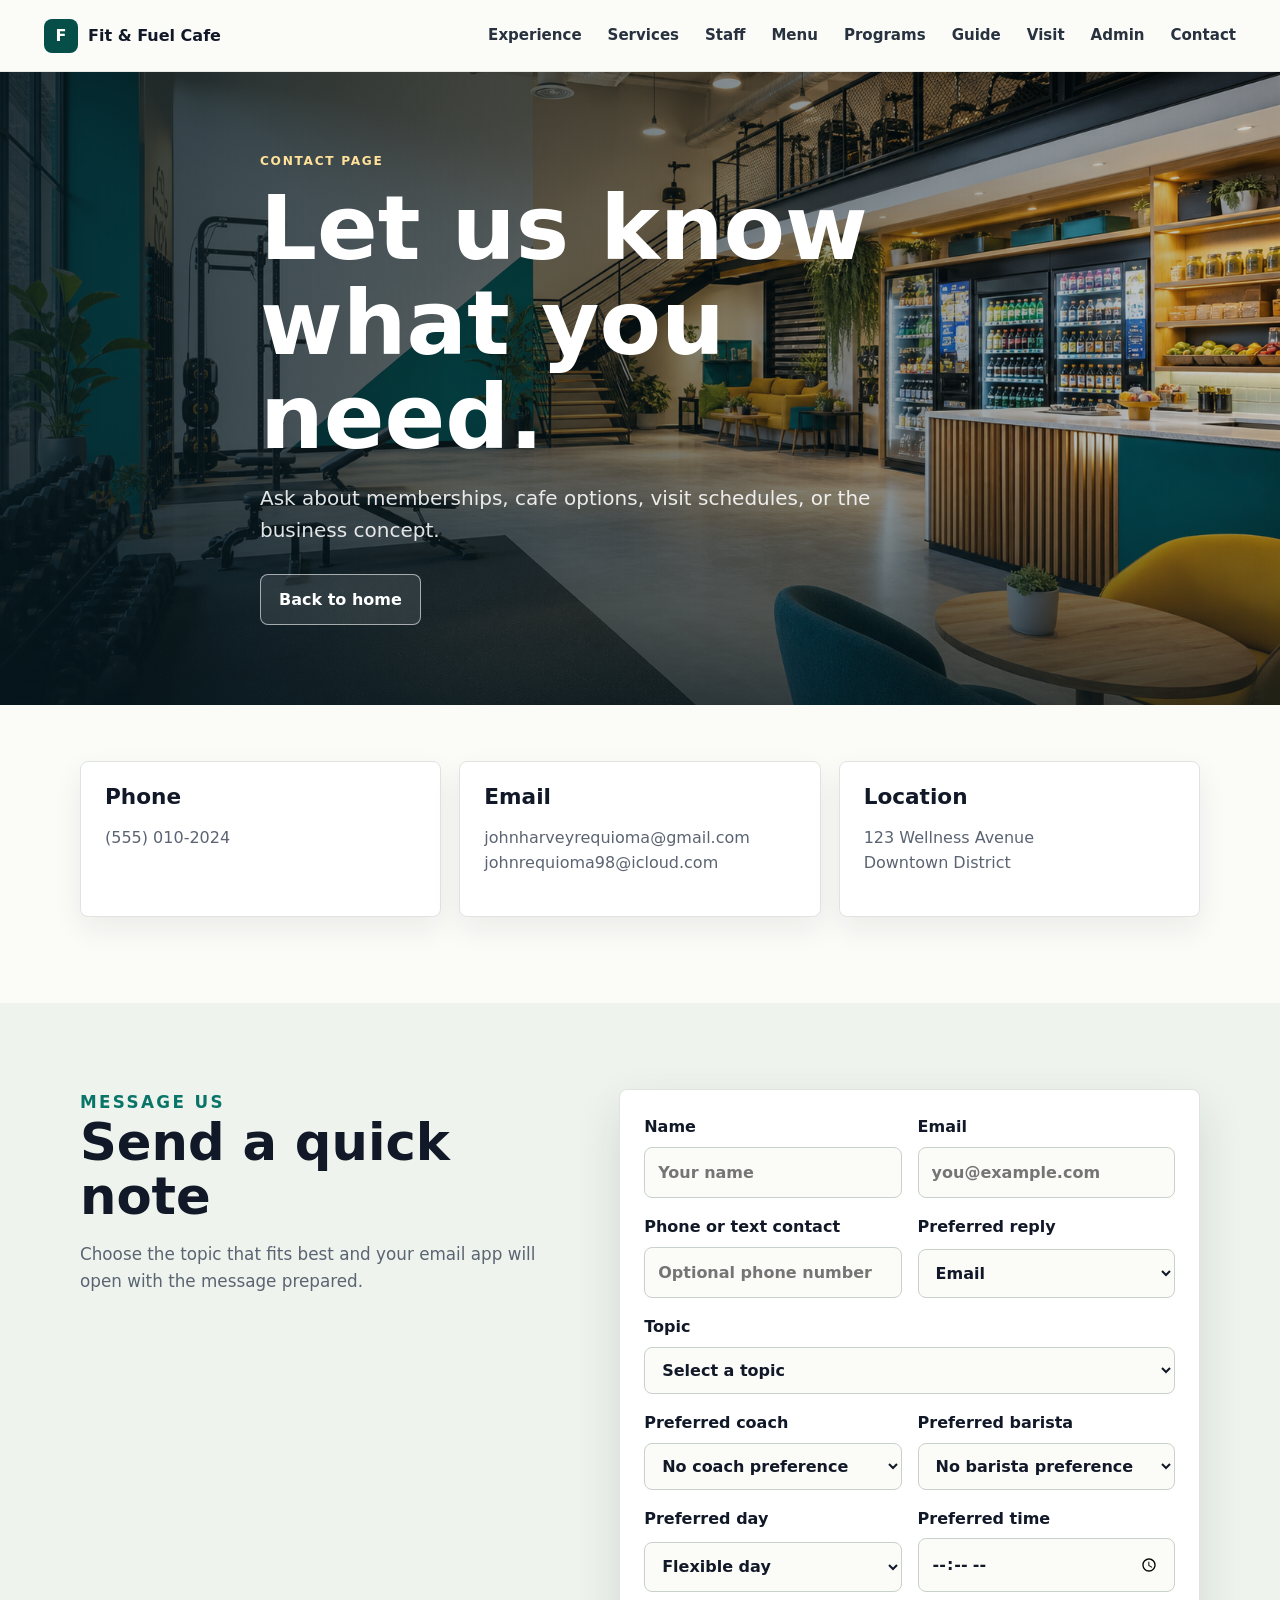
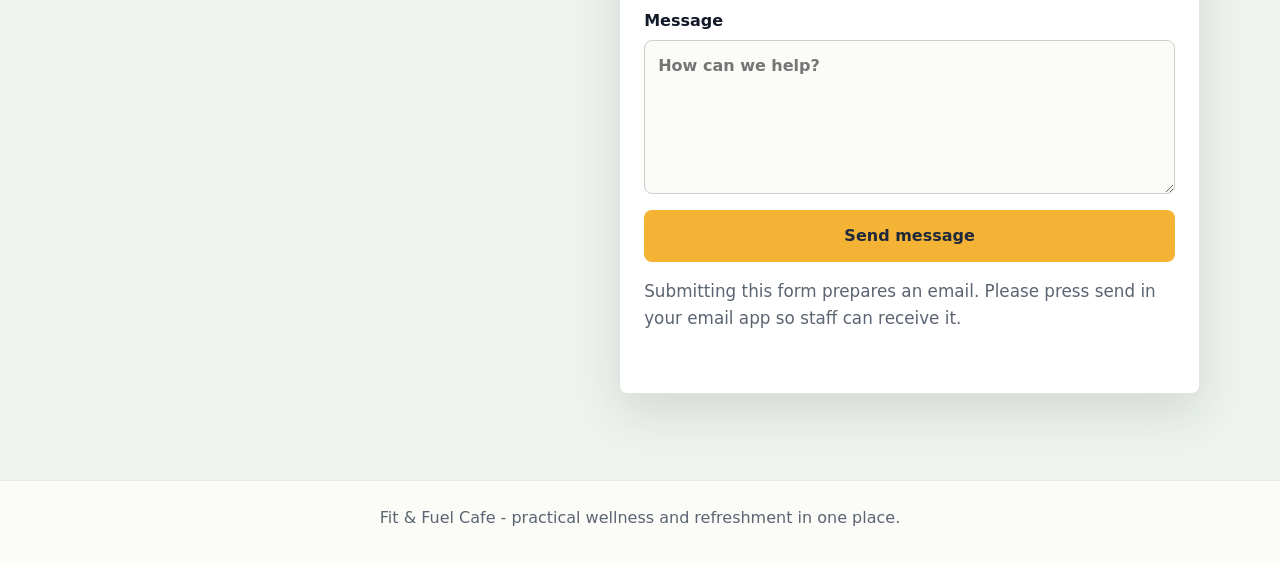
<file: contact.html>
<!DOCTYPE html>
<html lang="en">
  <head>
    <meta charset="UTF-8" />
    <meta name="viewport" content="width=device-width, initial-scale=1.0" />
    <title>Contact Fit &amp; Fuel Cafe</title>
    <meta name="description" content="Contact Fit &amp; Fuel Cafe for inquiries, visits, or membership information." />
    <link rel="preload" as="image" href="assets/fit-fuel-hero.png" />
    <link rel="stylesheet" href="styles.css" />
  </head>
  <body>
    <header class="site-header">
      <a class="brand" href="index.html" aria-label="Fit and Fuel Cafe home">
        <span class="brand-mark">F</span>
        <span>Fit &amp; Fuel Cafe</span>
      </a>
      <nav class="top-nav" aria-label="Primary navigation">
        <a href="index.html#experience">Experience</a>
        <a href="index.html#services">Services</a>
        <a href="index.html#staff">Staff</a>
        <a href="index.html#menu">Menu</a>
        <a href="index.html#programs">Programs</a>
        <a href="index.html#guide">Guide</a>
        <a href="index.html#visit">Visit</a>
        <a href="admin.html">Admin</a>
        <a href="contact.html">Contact</a>
      </nav>
    </header>

    <main>
      <section class="hero hero-contact">
        <div class="hero-overlay"></div>
        <div class="container hero-copy narrow">
          <p class="eyebrow">Contact page</p>
          <h1>Let us know what you need.</h1>
          <p class="intro">Ask about memberships, cafe options, visit schedules, or the business concept.</p>
          <div class="hero-actions">
            <a href="index.html" class="btn btn-secondary">Back to home</a>
          </div>
        </div>
      </section>

      <section class="section">
        <div class="container info-grid contact-info-grid">
          <article class="info-card">
            <h3>Phone</h3>
            <p>(555) 010-2024</p>
          </article>
          <article class="info-card">
            <h3>Email</h3>
            <p>johnharveyrequioma@gmail.com<br />johnrequioma98@icloud.com</p>
          </article>
          <article class="info-card">
            <h3>Location</h3>
            <p>123 Wellness Avenue<br />Downtown District</p>
          </article>
        </div>
      </section>

      <section class="section section-muted">
        <div class="container form-shell">
          <div>
            <p class="eyebrow dark">Message us</p>
            <h2>Send a quick note</h2>
            <p>Choose the topic that fits best and your email app will open with the message prepared.</p>
          </div>
          <form id="contactForm" class="inquiry-form">
            <div class="field-row">
              <label>
                Name
                <input type="text" name="name" placeholder="Your name" required />
              </label>
              <label>
                Email
                <input type="email" name="email" placeholder="you@example.com" required />
              </label>
            </div>
            <div class="field-row">
              <label>
                Phone or text contact
                <input type="tel" name="phone" placeholder="Optional phone number" />
              </label>
              <label>
                Preferred reply
                <select name="replyPreference">
                  <option value="Email">Email</option>
                  <option value="Phone call">Phone call</option>
                  <option value="Text message">Text message</option>
                </select>
              </label>
            </div>
            <label>
              Topic
              <select name="topic" required>
                <option value="">Select a topic</option>
                <option value="Membership">Membership</option>
                <option value="Visit">Visit</option>
                <option value="Cafe">Cafe</option>
                <option value="Other">Other</option>
              </select>
            </label>
            <div class="field-row">
              <label>
                Preferred coach
                <select name="coach">
                  <option value="No coach preference">No coach preference</option>
                  <option value="Timoteo - Mon, Thu, Sun, 9:00 AM - 5:00 PM">Timoteo - Mon/Thu/Sun, 9 AM - 5 PM</option>
                  <option value="Mia Santos - Mon, Wed, Fri, 6:00 AM - 2:00 PM">Mia Santos - Mon/Wed/Fri, 6 AM - 2 PM</option>
                  <option value="Andre Cruz - Tue, Thu, Sat, 1:00 PM - 9:00 PM">Andre Cruz - Tue/Thu/Sat, 1 PM - 9 PM</option>
                </select>
              </label>
              <label>
                Preferred barista
                <select name="barista">
                  <option value="No barista preference">No barista preference</option>
                  <option value="Lena Reyes - Mon to Thu, 7:00 AM - 3:00 PM">Lena Reyes - Mon-Thu, 7 AM - 3 PM</option>
                  <option value="Nico Tan - Fri to Sun, 10:00 AM - 6:00 PM">Nico Tan - Fri-Sun, 10 AM - 6 PM</option>
                </select>
              </label>
            </div>
            <div class="field-row">
              <label>
                Preferred day
                <select name="visitDay">
                  <option value="Flexible day">Flexible day</option>
                  <option value="Monday">Monday</option>
                  <option value="Tuesday">Tuesday</option>
                  <option value="Wednesday">Wednesday</option>
                  <option value="Thursday">Thursday</option>
                  <option value="Friday">Friday</option>
                  <option value="Saturday">Saturday</option>
                  <option value="Sunday">Sunday</option>
                </select>
              </label>
              <label>
                Preferred time
                <input type="time" name="visitTime" />
              </label>
            </div>
            <label>
              Message
              <textarea name="message" rows="5" placeholder="How can we help?" required></textarea>
            </label>
            <button type="submit" class="btn btn-primary">Send message</button>
            <p class="form-note">Submitting this form prepares an email. Please press send in your email app so staff can receive it.</p>
            <p id="contactMessage" class="form-message" role="status"></p>
          </form>
        </div>
      </section>
    </main>

    <footer class="footer">
      <p>Fit &amp; Fuel Cafe - practical wellness and refreshment in one place.</p>
    </footer>

    <script>
      const contactForm = document.getElementById('contactForm');
      const contactMessage = document.getElementById('contactMessage');

      contactForm.addEventListener('submit', function (event) {
        event.preventDefault();

        const data = new FormData(contactForm);
        const name = data.get('name')?.toString().trim() || 'a visitor';
        const email = data.get('email')?.toString().trim() || 'no email provided';
        const phone = data.get('phone')?.toString().trim() || 'No phone provided';
        const replyPreference = data.get('replyPreference')?.toString().trim() || 'Email';
        const topic = data.get('topic')?.toString().trim() || 'general inquiry';
        const coach = data.get('coach')?.toString().trim() || 'No coach preference';
        const barista = data.get('barista')?.toString().trim() || 'No barista preference';
        const visitDay = data.get('visitDay')?.toString().trim() || 'Flexible day';
        const visitTime = data.get('visitTime')?.toString().trim() || 'Flexible time';
        const message = data.get('message')?.toString().trim() || 'No additional details provided.';

        const subject = encodeURIComponent(`Contact request from ${name} about ${topic}`);
        const body = encodeURIComponent(`Name: ${name}\nEmail: ${email}\nPhone: ${phone}\nPreferred reply: ${replyPreference}\nTopic: ${topic}\nPreferred coach: ${coach}\nPreferred barista: ${barista}\nPreferred visit: ${visitDay}, ${visitTime}\n\nMessage:\n${message}`);

        window.location.href = `mailto:johnharveyrequioma@gmail.com,johnrequioma98@icloud.com?subject=${subject}&body=${body}`;
        contactMessage.textContent = 'Your email app should open with your message ready; please press send there to submit it.';
        contactForm.reset();
      });
    </script>
  </body>
</html>
</file>
<file: styles.css>
:root {
  color-scheme: light;
  --ink: #111827;
  --muted: #5b6472;
  --paper: #fbfbf8;
  --surface: #ffffff;
  --line: #dfe4df;
  --teal: #087568;
  --teal-dark: #064e48;
  --citrus: #f5b335;
  --coral: #e25d3f;
  --leaf: #9bbf52;
  --shadow: 0 18px 46px rgba(24, 31, 38, 0.12);
}

* {
  box-sizing: border-box;
}

html {
  scroll-behavior: smooth;
}

body {
  margin: 0;
  font-family: Inter, ui-sans-serif, system-ui, -apple-system, BlinkMacSystemFont, "Segoe UI", sans-serif;
  line-height: 1.6;
  color: var(--ink);
  background: var(--paper);
}

img {
  max-width: 100%;
}

a {
  color: inherit;
}

.container {
  width: min(1120px, calc(100% - 32px));
  margin: 0 auto;
}

.site-header {
  position: sticky;
  top: 0;
  z-index: 20;
  display: flex;
  align-items: center;
  justify-content: space-between;
  gap: 20px;
  min-height: 72px;
  padding: 12px clamp(16px, 4vw, 44px);
  background: rgba(251, 251, 248, 0.88);
  border-bottom: 1px solid rgba(17, 24, 39, 0.08);
  backdrop-filter: blur(16px);
}

.brand,
.top-nav {
  display: flex;
  align-items: center;
}

.brand {
  gap: 10px;
  font-weight: 850;
  text-decoration: none;
}

.brand-mark {
  display: grid;
  place-items: center;
  width: 34px;
  height: 34px;
  border-radius: 8px;
  background: var(--teal-dark);
  color: white;
  font-weight: 900;
}

.top-nav {
  gap: clamp(12px, 3vw, 26px);
  flex-wrap: wrap;
  color: #28323f;
  font-size: 0.94rem;
  font-weight: 750;
}

.top-nav a {
  text-decoration: none;
}

.top-nav a:hover {
  color: var(--teal);
}

.hero {
  position: relative;
  display: grid;
  align-items: center;
  min-height: calc(88vh - 72px);
  overflow: hidden;
  color: white;
  background-image: url("assets/fit-fuel-hero.png");
  background-size: cover;
  background-position: center;
}

.hero-contact {
  min-height: 52vh;
}

.hero-overlay {
  position: absolute;
  inset: 0;
  background:
    linear-gradient(90deg, rgba(5, 22, 28, 0.86) 0%, rgba(5, 22, 28, 0.58) 45%, rgba(5, 22, 28, 0.18) 100%),
    linear-gradient(0deg, rgba(5, 22, 28, 0.62) 0%, rgba(5, 22, 28, 0) 42%);
}

.hero-grid {
  position: relative;
  z-index: 1;
  display: grid;
  grid-template-columns: minmax(0, 1fr) 300px;
  align-items: end;
  gap: 36px;
  padding: 70px 0 58px;
}

.hero-copy {
  position: relative;
  z-index: 1;
  max-width: 760px;
}

.hero-copy.narrow {
  padding: 80px 0;
}

.eyebrow,
.kicker,
.service-tag {
  margin: 0 0 10px;
  text-transform: uppercase;
  letter-spacing: 0.14em;
  font-size: 0.76rem;
  font-weight: 850;
}

.eyebrow {
  color: #ffe19a;
}

.eyebrow.dark {
  color: var(--teal);
}

h1,
h2,
h3,
p {
  overflow-wrap: anywhere;
}

h1,
h2,
h3 {
  margin: 0;
  line-height: 1.05;
}

h1 {
  max-width: 780px;
  font-size: clamp(3.1rem, 7vw, 6.8rem);
  letter-spacing: 0;
}

h2 {
  font-size: clamp(2rem, 4vw, 3.4rem);
  letter-spacing: 0;
}

h3 {
  font-size: 1.35rem;
}

.intro {
  max-width: 660px;
  margin: 18px 0 0;
  color: rgba(255, 255, 255, 0.88);
  font-size: clamp(1.05rem, 2vw, 1.25rem);
}

.hero-actions {
  display: flex;
  gap: 12px;
  flex-wrap: wrap;
  margin-top: 28px;
}

.btn {
  display: inline-flex;
  align-items: center;
  justify-content: center;
  min-height: 46px;
  padding: 12px 18px;
  border: 1px solid transparent;
  border-radius: 8px;
  font: inherit;
  font-weight: 850;
  text-decoration: none;
  cursor: pointer;
  transition: transform 0.2s ease, box-shadow 0.2s ease, background 0.2s ease;
}

.btn:hover {
  transform: translateY(-2px);
  box-shadow: 0 10px 24px rgba(17, 24, 39, 0.16);
}

.btn-primary {
  background: var(--citrus);
  color: #1e293b;
}

.btn-secondary {
  background: rgba(255, 255, 255, 0.1);
  border-color: rgba(255, 255, 255, 0.58);
  color: white;
}

.btn-light {
  background: white;
  color: var(--teal-dark);
}

.btn-quiet {
  background: transparent;
  border-color: var(--line);
  color: var(--teal-dark);
}

.hero-panel {
  display: grid;
  gap: 12px;
  padding: 16px;
  border: 1px solid rgba(255, 255, 255, 0.24);
  border-radius: 8px;
  background: rgba(8, 117, 104, 0.72);
  box-shadow: var(--shadow);
  backdrop-filter: blur(18px);
}

.hero-panel div {
  display: flex;
  align-items: baseline;
  justify-content: space-between;
  gap: 14px;
  padding-bottom: 12px;
  border-bottom: 1px solid rgba(255, 255, 255, 0.2);
}

.hero-panel div:last-child {
  padding-bottom: 0;
  border-bottom: 0;
}

.metric {
  font-size: 1.6rem;
  font-weight: 900;
}

.metric-label {
  color: rgba(255, 255, 255, 0.82);
  font-size: 0.9rem;
  text-align: right;
}

.section {
  padding: clamp(48px, 7vw, 86px) 0;
}

.section-muted {
  background: #eef3ed;
}

.section-split {
  padding-bottom: 42px;
}

.split-grid,
.visit-grid,
.form-shell,
.callout-content {
  display: grid;
  grid-template-columns: minmax(0, 0.9fr) minmax(0, 1.1fr);
  gap: clamp(24px, 5vw, 64px);
  align-items: start;
}

.split-grid p,
.visit-copy p,
.form-shell p,
.callout-content p {
  margin: 0;
  color: var(--muted);
  font-size: 1.05rem;
}

.section-heading {
  max-width: 720px;
  margin-bottom: 26px;
}

.feature-grid,
.service-grid,
.staff-grid,
.menu-grid,
.program-grid,
.journey-grid,
.guide-grid,
.faq-grid,
.dashboard-grid,
.ops-grid,
.info-grid {
  display: grid;
  gap: 18px;
}

.feature-grid {
  grid-template-columns: repeat(2, minmax(0, 1fr));
}

.service-grid,
.info-grid {
  grid-template-columns: repeat(3, minmax(0, 1fr));
}

.staff-grid {
  grid-template-columns: repeat(auto-fit, minmax(210px, 1fr));
}

.menu-grid,
.program-grid,
.journey-grid,
.guide-grid,
.faq-grid,
.ops-grid {
  grid-template-columns: repeat(auto-fit, minmax(230px, 1fr));
}

.dashboard-grid {
  grid-template-columns: minmax(0, 1.1fr) minmax(0, 0.9fr);
}

.feature-card,
.service-card,
.staff-card,
.menu-card,
.program-card,
.journey-card,
.guide-card,
.faq-item,
.dashboard-card,
.ops-card,
.request-card,
.info-card {
  position: relative;
  overflow: hidden;
  min-height: 100%;
  padding: 24px;
  border: 1px solid var(--line);
  border-radius: 8px;
  background: var(--surface);
  box-shadow: 0 12px 30px rgba(24, 31, 38, 0.07);
}

.feature-card {
  min-height: 350px;
  padding-top: 120px;
}

.feature-card::before {
  content: "";
  position: absolute;
  inset: 0 0 auto;
  height: 92px;
  background:
    linear-gradient(90deg, rgba(255, 255, 255, 0.38), rgba(255, 255, 255, 0)),
    repeating-linear-gradient(90deg, rgba(255, 255, 255, 0.34) 0 10px, rgba(255, 255, 255, 0) 10px 20px);
}

.cafe-card {
  background: linear-gradient(145deg, #fff9e8, #ffffff 55%);
  border-top: 5px solid var(--citrus);
}

.gym-card {
  background: linear-gradient(145deg, #e9f7f4, #ffffff 55%);
  border-top: 5px solid var(--teal);
}

.cafe-card::before {
  background-color: var(--citrus);
}

.gym-card::before {
  background-color: var(--teal);
}

.kicker,
.service-tag {
  color: var(--coral);
}

.feature-card p,
.service-card p,
.staff-card p,
.menu-card p,
.program-card p,
.journey-card p,
.guide-card p,
.faq-item p,
.dashboard-card p,
.ops-card p,
.request-card p,
.info-card p {
  color: var(--muted);
}

.feature-card ul {
  display: grid;
  gap: 10px;
  margin: 22px 0 0;
  padding: 0;
  list-style: none;
}

.feature-card li {
  display: flex;
  gap: 10px;
  align-items: flex-start;
}

.feature-card li::before {
  content: "";
  flex: 0 0 auto;
  width: 8px;
  height: 8px;
  margin-top: 8px;
  border-radius: 50%;
  background: var(--leaf);
}

.service-card {
  display: grid;
  gap: 12px;
}

.featured-service {
  border-color: rgba(8, 117, 104, 0.32);
  background: #f7fffc;
  box-shadow: 0 20px 46px rgba(8, 117, 104, 0.14);
}

.service-card strong {
  color: var(--teal-dark);
}

.price {
  margin: 0;
  color: var(--teal-dark);
  font-size: 1.55rem;
  font-weight: 900;
}

.membership-note {
  display: grid;
  gap: 10px;
  margin-top: 18px;
  padding: 24px;
  border: 1px solid rgba(8, 117, 104, 0.22);
  border-left: 5px solid var(--teal);
  border-radius: 8px;
  background: white;
  box-shadow: 0 12px 30px rgba(24, 31, 38, 0.06);
}

.membership-note p,
.section-lede {
  margin: 0;
  color: var(--muted);
}

.fine-print,
.form-note {
  margin: 0;
  color: var(--muted);
  font-size: 0.92rem;
}

.staff-card {
  display: grid;
  gap: 12px;
}

.coach-card {
  border-top: 5px solid var(--teal);
}

.barista-card {
  border-top: 5px solid var(--citrus);
}

.staff-card dl {
  display: grid;
  gap: 10px;
  margin: 6px 0 0;
}

.staff-card dl div {
  display: grid;
  gap: 2px;
  padding-top: 10px;
  border-top: 1px solid var(--line);
}

.staff-card dt {
  color: var(--muted);
  font-size: 0.78rem;
  font-weight: 850;
  text-transform: uppercase;
  letter-spacing: 0.12em;
}

.staff-card dd {
  margin: 0;
  color: var(--teal-dark);
  font-weight: 850;
}

.menu-card,
.program-card,
.journey-card,
.guide-card,
.faq-item,
.dashboard-card,
.ops-card,
.request-card {
  display: grid;
  gap: 10px;
}

.menu-card {
  border-top: 5px solid var(--citrus);
  background:
    linear-gradient(145deg, rgba(255, 249, 232, 0.92), rgba(255, 255, 255, 0.96) 58%),
    var(--surface);
  transition: transform 0.2s ease, box-shadow 0.2s ease;
}

.menu-card:hover,
.program-card:hover,
.staff-card:hover {
  transform: translateY(-3px);
  box-shadow: 0 18px 42px rgba(24, 31, 38, 0.12);
}

.featured-menu {
  border-color: #db4f7a;
  background:
    linear-gradient(145deg, rgba(255, 232, 241, 0.98), rgba(239, 250, 245, 0.95)),
    var(--surface);
}

.featured-menu::after {
  content: "Customer favorite";
  justify-self: start;
  padding: 5px 9px;
  border-radius: 999px;
  background: rgba(219, 79, 122, 0.12);
  color: #a82755;
  font-size: 0.78rem;
  font-weight: 850;
}

.menu-card span {
  color: var(--coral);
  font-size: 0.78rem;
  font-weight: 850;
  letter-spacing: 0.12em;
  text-transform: uppercase;
}

.menu-card p {
  margin: 0;
  color: var(--teal-dark);
  font-weight: 900;
}

.program-card {
  border-top: 5px solid var(--leaf);
  background:
    linear-gradient(145deg, rgba(240, 248, 228, 0.9), rgba(255, 255, 255, 0.96) 58%),
    var(--surface);
}

.program-card strong {
  color: var(--teal-dark);
}

.featured-program {
  border-color: var(--teal);
  background:
    linear-gradient(145deg, rgba(233, 247, 244, 0.95), rgba(255, 255, 255, 0.98) 60%),
    var(--surface);
}

.journey-card {
  border-top: 5px solid var(--teal);
}

.journey-card span {
  display: grid;
  place-items: center;
  width: 38px;
  height: 38px;
  border-radius: 50%;
  background: var(--teal-dark);
  color: white;
  font-weight: 900;
}

.guide-grid {
  margin-top: 18px;
}

.guide-card {
  border-left: 5px solid var(--citrus);
}

.guide-card ul {
  display: grid;
  gap: 8px;
  margin: 0;
  padding-left: 1.1rem;
  color: var(--muted);
}

.availability-table-wrap {
  overflow-x: auto;
  border: 1px solid var(--line);
  border-radius: 8px;
  background: white;
  box-shadow: 0 12px 30px rgba(24, 31, 38, 0.07);
}

.availability-table {
  width: 100%;
  min-width: 680px;
  border-collapse: collapse;
}

.availability-table th,
.availability-table td {
  padding: 15px 16px;
  border-bottom: 1px solid var(--line);
  text-align: left;
}

.availability-table th {
  background: #eef3ed;
  color: var(--teal-dark);
  font-size: 0.82rem;
  font-weight: 900;
  letter-spacing: 0.08em;
  text-transform: uppercase;
}

.availability-table tr:last-child td {
  border-bottom: 0;
}

.faq-grid {
  grid-template-columns: repeat(2, minmax(0, 1fr));
}

.booking-summary {
  padding: 14px 16px;
  border: 1px solid rgba(8, 117, 104, 0.24);
  border-radius: 8px;
  background: #f2fbf7;
  color: var(--teal-dark);
  font-weight: 800;
}

.ops-metrics {
  display: grid;
  gap: 12px;
  grid-template-columns: repeat(3, minmax(0, 1fr));
}

.ops-metrics div {
  padding: 14px;
  border: 1px solid var(--line);
  border-radius: 8px;
  background: #fbfbf8;
}

.ops-metrics span {
  display: block;
  color: var(--teal-dark);
  font-size: 2rem;
  font-weight: 900;
  line-height: 1;
}

.request-toolbar {
  display: flex;
  gap: 12px;
  flex-wrap: wrap;
  margin-bottom: 18px;
}

.request-list {
  display: grid;
  gap: 14px;
}

.ops-card ul {
  display: grid;
  gap: 10px;
  margin: 0;
  padding-left: 1.1rem;
  color: var(--muted);
}

.visit-copy {
  max-width: 480px;
}

.visit-copy h2,
.form-shell h2 {
  margin-bottom: 18px;
}

.info-grid {
  align-items: stretch;
}

.contact-info-grid {
  margin-top: -30px;
}

.callout-band {
  color: white;
  background: var(--teal-dark);
}

.callout-content {
  grid-template-columns: minmax(0, 1fr) minmax(0, 0.9fr) auto;
  align-items: center;
}

.callout-content p {
  color: rgba(255, 255, 255, 0.84);
}

.form-shell {
  align-items: start;
}

.inquiry-form {
  display: grid;
  gap: 16px;
  padding: 24px;
  border: 1px solid var(--line);
  border-radius: 8px;
  background: white;
  box-shadow: var(--shadow);
}

.field-row {
  display: grid;
  gap: 16px;
  grid-template-columns: repeat(2, minmax(0, 1fr));
}

label {
  display: grid;
  gap: 7px;
  font-weight: 800;
}

input,
select,
textarea {
  width: 100%;
  min-height: 46px;
  padding: 12px 13px;
  border: 1px solid #c8d1ca;
  border-radius: 8px;
  background: #fbfbf8;
  color: var(--ink);
  font: inherit;
}

textarea {
  resize: vertical;
}

input:focus,
select:focus,
textarea:focus {
  outline: 3px solid rgba(245, 179, 53, 0.28);
  border-color: var(--teal);
}

.form-message {
  min-height: 1.3rem;
  margin: 0;
  color: var(--teal);
  font-weight: 800;
}

.footer {
  padding: 24px 16px 34px;
  border-top: 1px solid rgba(17, 24, 39, 0.08);
  color: var(--muted);
  text-align: center;
}

.footer p {
  margin: 0;
}

@media (max-width: 860px) {
  .site-header {
    position: static;
    align-items: flex-start;
    flex-direction: column;
  }

  .hero {
    min-height: auto;
  }

  .hero-grid,
  .split-grid,
  .visit-grid,
  .form-shell,
  .callout-content {
    grid-template-columns: 1fr;
  }

  .hero-grid {
    padding: 72px 0 38px;
  }

  .hero-panel {
    max-width: 420px;
  }

  .feature-grid,
  .service-grid,
  .staff-grid,
  .menu-grid,
  .program-grid,
  .journey-grid,
  .guide-grid,
  .faq-grid,
  .dashboard-grid,
  .ops-grid,
  .info-grid,
  .field-row {
    grid-template-columns: 1fr;
  }

  .callout-content {
    align-items: start;
  }
}

@media (max-width: 560px) {
  .container {
    width: min(100% - 24px, 1120px);
  }

  .top-nav {
    gap: 10px 16px;
  }

  h1 {
    font-size: 3rem;
  }

  h2 {
    font-size: 2rem;
  }

  .hero-overlay {
    background: rgba(5, 22, 28, 0.76);
  }

  .hero-actions,
  .btn {
    width: 100%;
  }

  .hero-panel div {
    align-items: flex-start;
    flex-direction: column;
    gap: 2px;
  }

  .metric-label {
    text-align: left;
  }

  .feature-card,
  .service-card,
  .staff-card,
  .menu-card,
  .program-card,
  .journey-card,
  .guide-card,
  .faq-item,
  .dashboard-card,
  .ops-card,
  .request-card,
  .membership-note,
  .info-card,
  .inquiry-form {
    padding: 18px;
  }

  .ops-metrics {
    grid-template-columns: 1fr;
  }
}
</file>
